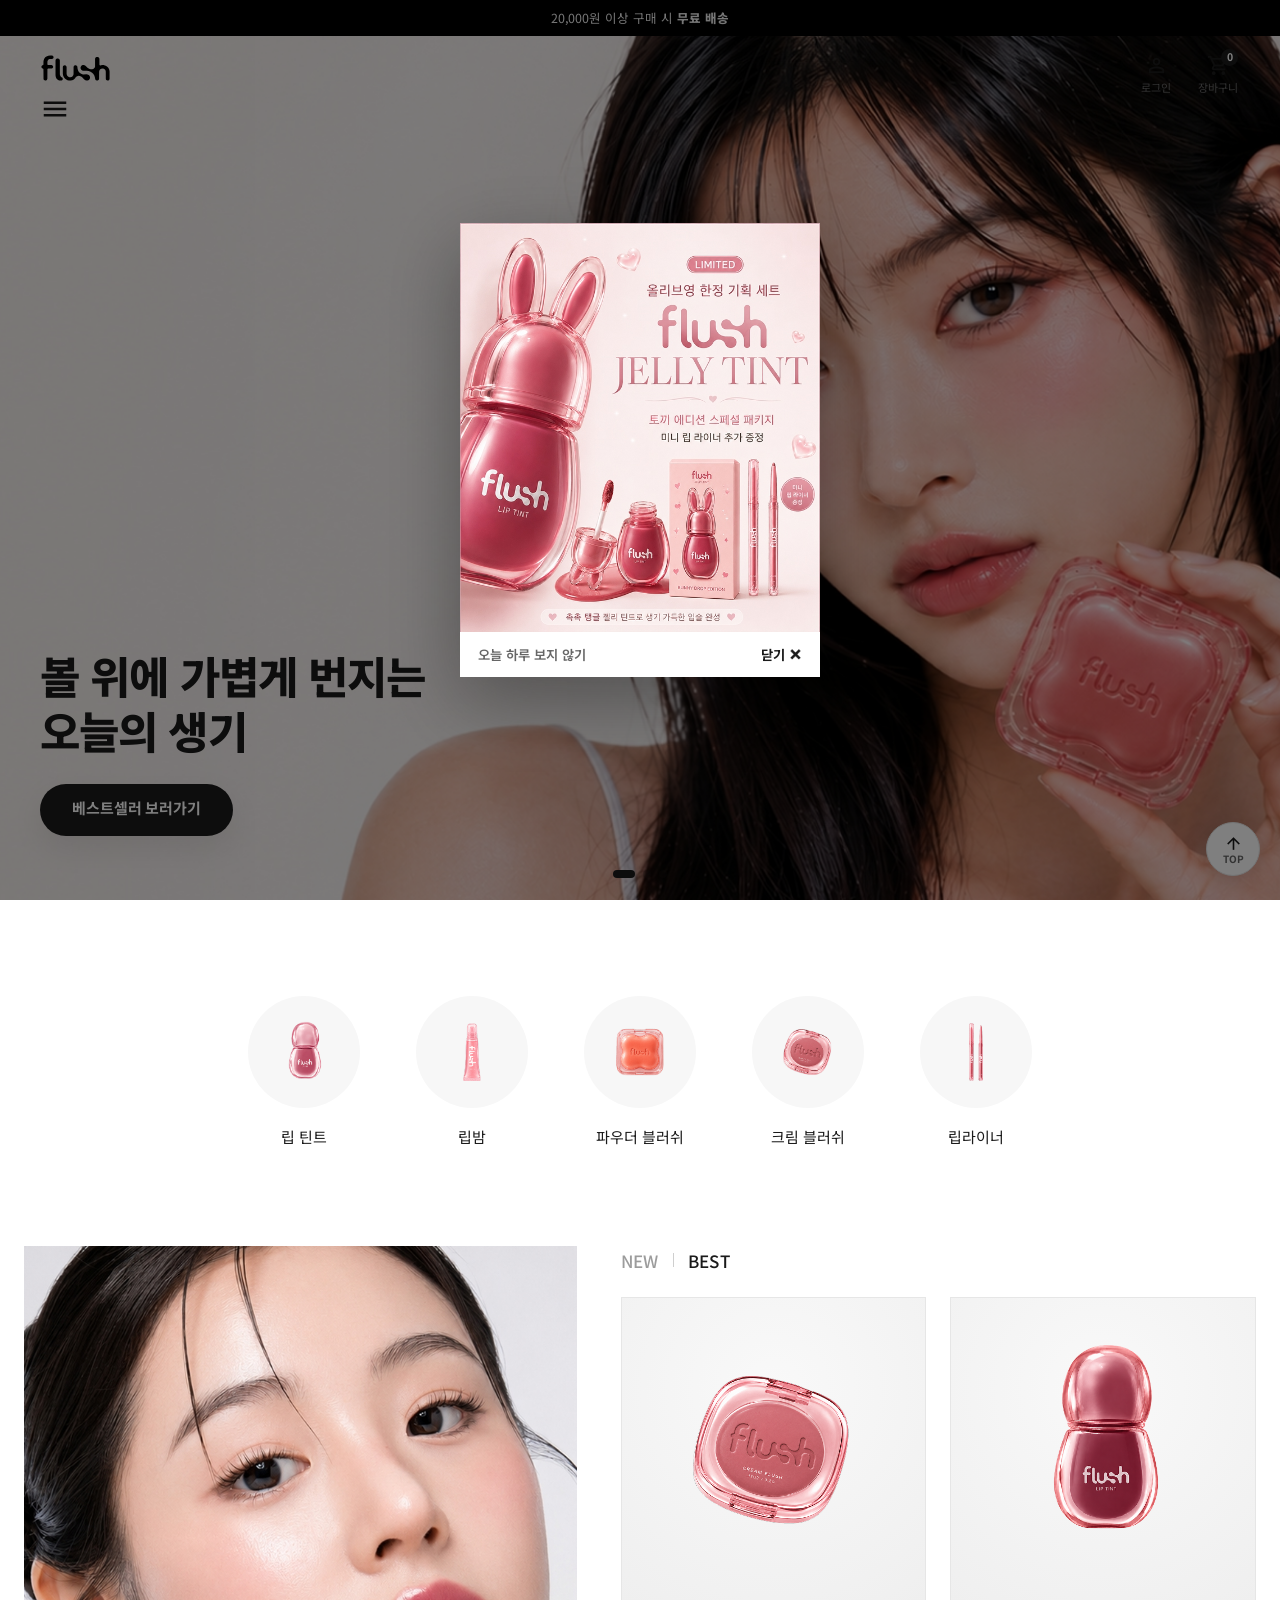
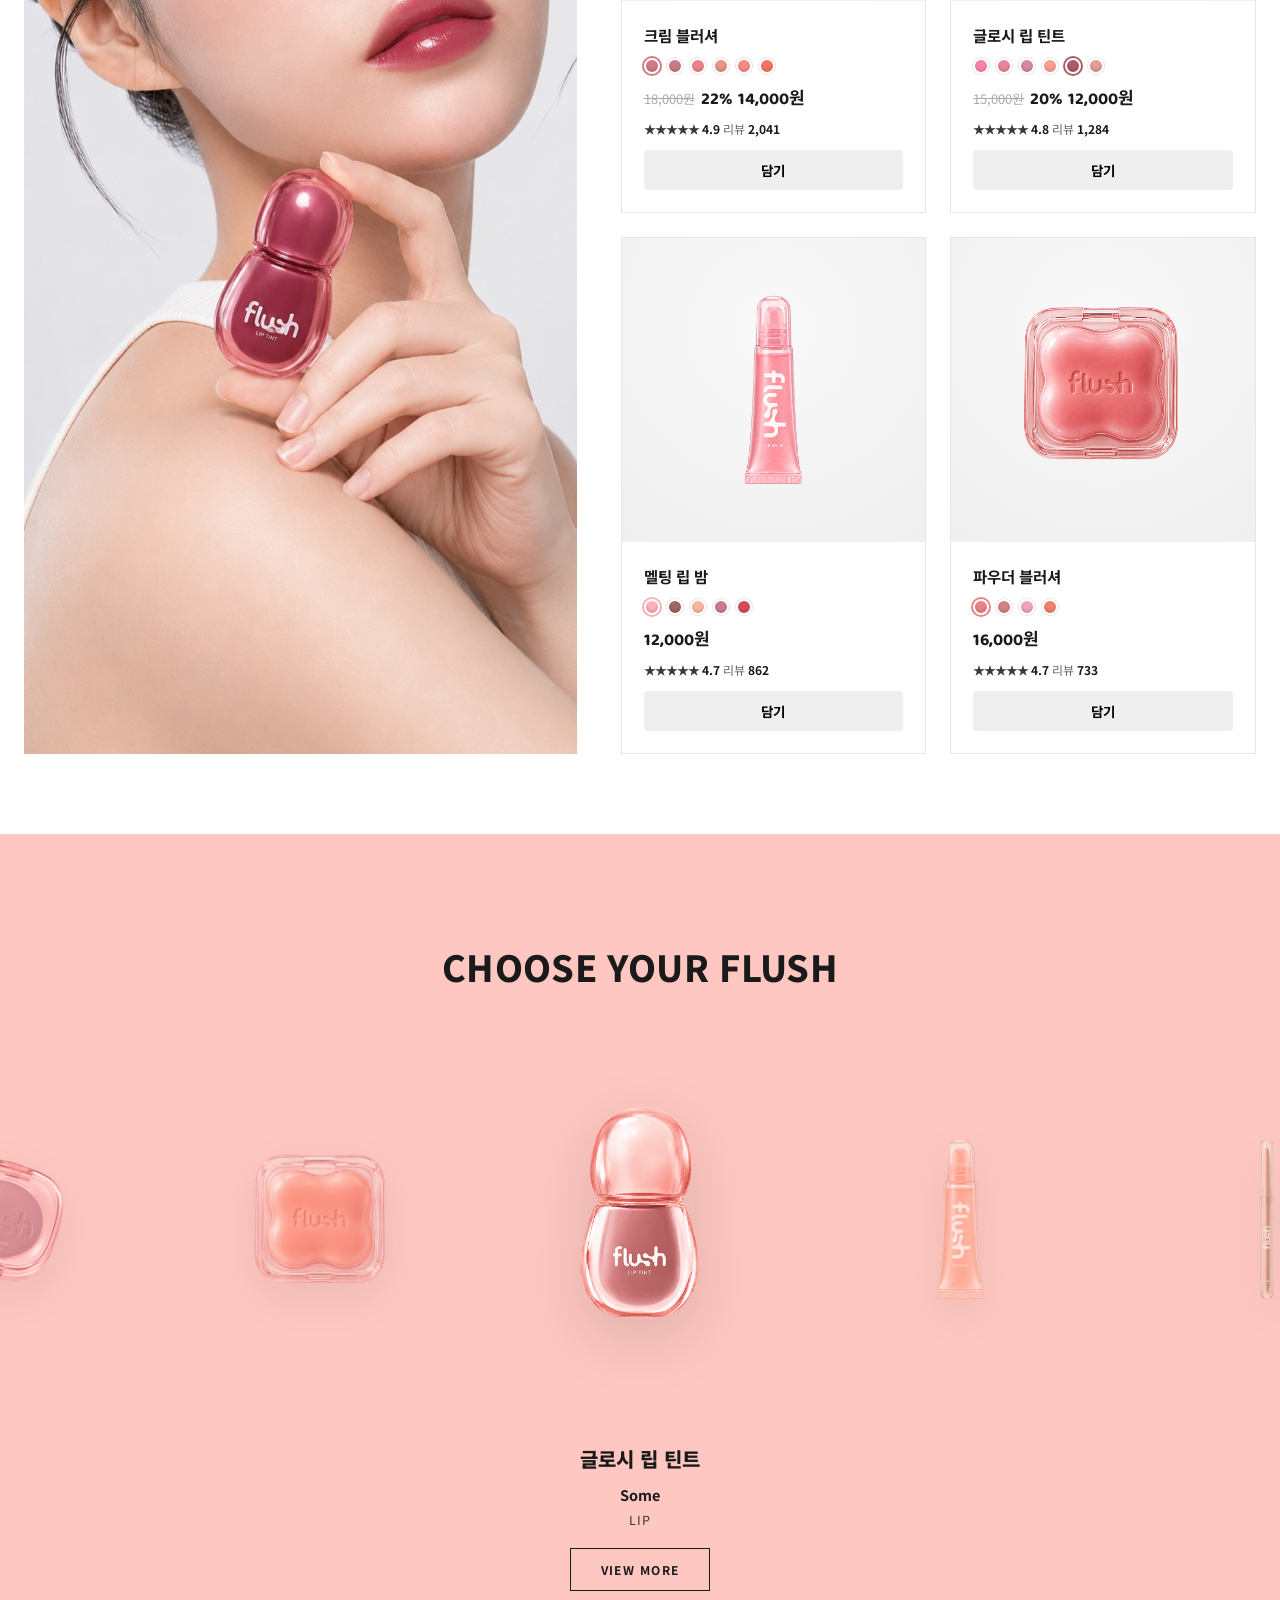
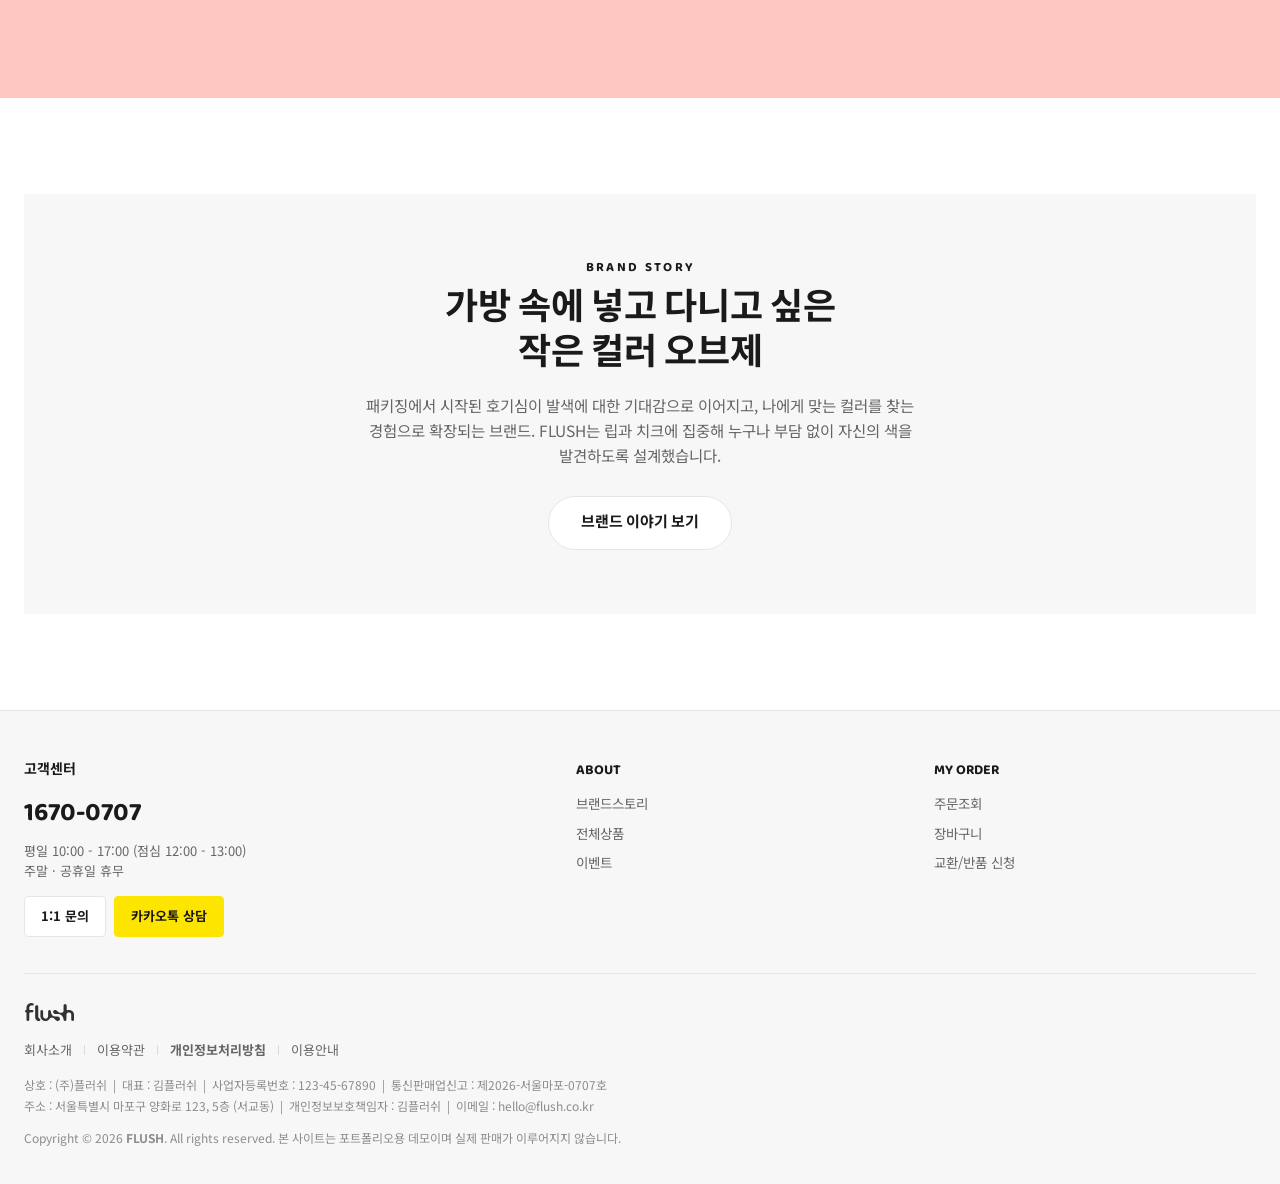
<file: index.html>
<!DOCTYPE html>
<html lang="ko">
<head>
  <meta charset="UTF-8">
  <meta name="viewport" content="width=device-width, initial-scale=1.0">
  <title>플러쉬 FLUSH 공식몰 — 립 &amp; 치크 컬러 브랜드</title>
  <meta name="description" content="입술과 볼에 가볍게 번지는 생기, FLUSH 공식 온라인몰. 신규가입 3,000원 쿠폰 · 3만원 이상 무료배송">
  <link rel="icon" href="assets/flush_icon.svg" type="image/svg+xml">
  <link rel="preconnect" href="https://fonts.googleapis.com">
  <link rel="preconnect" href="https://fonts.gstatic.com" crossorigin>
  <link href="https://fonts.googleapis.com/css2?family=Baloo+2:wght@500;600;700&family=Noto+Sans+KR:wght@400;500;700;800&display=swap" rel="stylesheet">
  <link href="https://fonts.googleapis.com/css2?family=Material+Symbols+Outlined:opsz,wght,FILL,GRAD@20..48,300..500,0..1,0" rel="stylesheet">
  <link rel="stylesheet" href="css/style.css?v=47">
</head>
<body class="home">

  <div id="chrome-header"></div>

  <!-- 프로모션 팝업 (오늘 하루 보지 않기) -->
  <div class="ad-modal" id="ad-modal" hidden>
    <div class="ad-dim" id="ad-dim"></div>
    <div class="ad-box">
      <a href="index.html#event" class="ad-img" id="ad-link">
        <img src="assets/ads.jpg" alt="FLUSH × 올리브영 한정 기획 세트 — Bunny Drop Edition">
      </a>
      <div class="ad-foot">
        <button type="button" id="ad-today">오늘 하루 보지 않기</button>
        <button type="button" class="ad-close" id="ad-close">닫기 ✕</button>
      </div>
    </div>
  </div>

  <main>
    <!-- 히어로 슬라이드 배너 — 이미지 3장 -->
    <section class="main-banner" id="event">
      <div class="banner-track" id="banner-track">
        <div class="banner-slide s1">
          <div class="container">
            <div class="banner-copy">
              <h2 data-i18n="bn1.title"></h2>
              <a href="product.html?id=powder-blush" class="btn btn-primary" data-i18n="bn1.cta"></a>
            </div>
          </div>
        </div>
        <div class="banner-slide s2">
          <div class="container">
            <div class="banner-copy">
              <h2 data-i18n="hero2.title"></h2>
              <a href="product.html?id=lip-liner" class="btn btn-primary" data-i18n="hero2.cta"></a>
            </div>
          </div>
        </div>
        <div class="banner-slide s3">
          <div class="container">
            <div class="banner-copy">
              <h2 data-i18n="hero3.title"></h2>
              <a href="product.html?id=lip-tint" class="btn btn-primary" data-i18n="hero3.cta"></a>
            </div>
          </div>
        </div>
      </div>
      <div class="banner-nav" id="banner-nav"></div>
    </section>

    <!-- 카테고리 퀵메뉴 -->
    <section class="section">
      <div class="container">
        <div class="quick-cats">
          <a class="quick-cat" href="shop.html?category=lip-tint">
            <span class="qc-circle"><img src="assets/products/lip tint 03 pop.png" alt="립 틴트" loading="lazy"></span>
            <span data-i18n="qc.tint"></span>
          </a>
          <a class="quick-cat" href="shop.html?category=lip-balm">
            <span class="qc-circle"><img src="assets/products/lip balm 01 peach dew.png" alt="립밤" loading="lazy"></span>
            <span data-i18n="qc.balm"></span>
          </a>
          <a class="quick-cat" href="shop.html?category=powder-blush">
            <span class="qc-circle"><img src="assets/products/powder blush 04 golden hour.png" alt="파우더 블러쉬" loading="lazy"></span>
            <span data-i18n="qc.powder"></span>
          </a>
          <a class="quick-cat" href="shop.html?category=cream-blush">
            <span class="qc-circle"><img src="assets/products/cream blush 01 vintage rose.png" alt="크림 블러쉬" loading="lazy"></span>
            <span data-i18n="qc.cream"></span>
          </a>
          <a class="quick-cat" href="shop.html?category=lip-liner">
            <span class="qc-circle"><img src="assets/products/lip liner 01 petal pink.png" alt="립라이너" loading="lazy"></span>
            <span data-i18n="qc.liner"></span>
          </a>
        </div>
      </div>
    </section>

    <!-- NEW / BEST 통합 섹션 : 좌측 비주얼 + 우측 2x2 그리드 -->
    <section class="section">
      <div class="container bestnew-layout">
        <div class="bestnew-visual">
          <img id="bestnew-visual-img" src="assets/model best.jpg" alt="FLUSH 모델 컷" loading="lazy">
          <span class="drag-cue" aria-hidden="true">DRAG</span>
        </div>
        <div class="bestnew-right">
          <div class="sec-tabs">
            <button class="sec-tab" data-sec-tab="new">NEW</button>
            <span class="sec-tab-div"></span>
            <button class="sec-tab active" data-sec-tab="best">BEST</button>
          </div>
          <div class="product-grid" id="bestnew-grid"></div>
        </div>
      </div>
    </section>

    <!-- Choose your Flush — 자동 스크롤 쉐이드 마퀴 (호버 시 정지 + 쉐이드 배경색) -->
    <section class="flush-picker" id="flush-picker">
      <h2 class="fp-title">CHOOSE YOUR FLUSH</h2>
      <div class="fp-stage" id="fp-stage">
        <div class="fp-track" id="fp-track"></div>
      </div>
      <div class="fp-info" id="fp-info"></div>
    </section>

    <!-- 브랜드 티저 -->
    <section class="section">
      <div class="container">
        <div class="brand-teaser">
          <span class="eyebrow">Brand Story</span>
          <h2 class="section-title" data-i18n="teaser.title"></h2>
          <p data-i18n="teaser.desc"></p>
          <a href="about.html" class="btn btn-ghost" style="background:#fff" data-i18n="teaser.cta"></a>
        </div>
      </div>
    </section>
  </main>

  <div id="chrome-footer"></div>

  <script src="js/i18n.js?v=47"></script>
  <script src="js/data.js?v=47"></script>
  <script src="js/main.js?v=47"></script>
  <script>
    // NEW / BEST 탭 섹션 : 각 4개씩 (제품 겹침 허용)
    let bestnewTab = "best";
    function renderBestNew(tab) {
      bestnewTab = tab;
      const grid = document.getElementById("bestnew-grid");
      const list =
        tab === "new"
          ? PRODUCTS.filter((p) => p.isNew).slice(0, 4)
          : [...PRODUCTS]
              .filter((p) => !p.comingSoon)
              .sort((a, b) => b.reviewCount - a.reviewCount)
              .slice(0, 4);
      // NEW 탭 카드는 신제품 쉐이드 이미지로 표시, 뱃지는 탭으로 구분되므로 숨김
      const NEW_CARD_IMGS = {
        "lip-balm": "assets/products/lip balm 02 cocoa drip.png",
        "lip-liner": "assets/products/lip liner 02 bare rose.png",
        "cream-blush": "assets/products/cream blush 04 warm nude.png",
        "powder-blush": "assets/products/powder blush 04 golden hour.png",
      };
      grid.innerHTML = list
        .map((p) =>
          productCardHTML(
            p, 0, false,
            tab === "new" ? NEW_CARD_IMGS[p.id] || null : null
          )
        )
        .join("");
      document.querySelectorAll(".sec-tab").forEach((b) =>
        b.classList.toggle("active", b.dataset.secTab === tab)
      );
      // 탭에 맞춰 좌측 비주얼 교체 (부드러운 크로스페이드)
      const visual = document.getElementById("bestnew-visual-img");
      const nextSrc = tab === "new" ? "assets/new product.jpg" : "assets/model best.jpg";
      if (visual.getAttribute("src") !== nextSrc) {
        visual.style.opacity = "0";
        const pre = new Image();
        pre.onload = () => {
          visual.src = nextSrc;
          requestAnimationFrame(() => (visual.style.opacity = ""));
        };
        pre.src = nextSrc;
      }
      visual.alt = tab === "new" ? "FLUSH 신제품 컷" : "FLUSH 모델 컷";
    }
    document.querySelector(".sec-tabs").addEventListener("click", (e) => {
      const btn = e.target.closest("[data-sec-tab]");
      if (btn) renderBestNew(btn.dataset.secTab);
    });
    renderBestNew("best");

    // NEW/BEST 자동 전환 (마우스를 올려두면 정지)
    (() => {
      const box = document.querySelector(".bestnew-layout");
      let hover = false;
      box.addEventListener("mouseenter", () => (hover = true));
      box.addEventListener("mouseleave", () => (hover = false));
      setInterval(() => {
        if (!hover) renderBestNew(bestnewTab === "best" ? "new" : "best");
      }, 5000);
    })();

    // 왼쪽 비주얼: 원형 DRAG 커서가 부드럽게 따라오고, 드래그로 전환(왼→NEW, 오른→BEST)
    (() => {
      const visual = document.querySelector(".bestnew-visual");
      const img = document.getElementById("bestnew-visual-img");
      const cue = visual.querySelector(".drag-cue");
      img.draggable = false;

      // 커서 위치는 viewport 좌표(lx,ly)로 저장하고, 매 프레임 이미지 기준으로 환산 →
      // 스크롤로 이미지가 움직여도 버블이 실제 커서에서 밀리지 않음
      let lx = 0, ly = 0, cx = 0, cy = 0;   // 포인터 viewport / 버블 현재(이미지 기준)
      let tShift = 0, cShift = 0;           // 이미지 이동 목표/현재
      let raf = null, inside = false;
      function placeCue() {
        cue.style.transform = `translate(${cx}px, ${cy}px) translate(-50%, -50%)`;
      }
      function frame() {
        const r = visual.getBoundingClientRect();
        const tx = lx - r.left, ty = ly - r.top; // viewport → 이미지 기준(매 프레임 재계산)
        cx += (tx - cx) * 0.3;
        cy += (ty - cy) * 0.3;
        placeCue();
        cShift += (tShift - cShift) * 0.16;  // 손끝을 부드럽게 따라오는 이미지
        if (Math.abs(cShift) > 0.05 || tShift) img.style.transform = `scale(1.15) translateX(${cShift.toFixed(2)}px)`;
        else img.style.transform = "";
        if (inside || Math.abs(cShift - tShift) > 0.3 || Math.abs(cShift) > 0.3) {
          raf = requestAnimationFrame(frame);
        } else raf = null;
      }
      const kick = () => { if (!raf) raf = requestAnimationFrame(frame); };

      visual.addEventListener("pointerenter", (e) => {
        lx = e.clientX; ly = e.clientY;
        const r = visual.getBoundingClientRect();
        cx = lx - r.left; cy = ly - r.top; // 진입 시 즉시 위치(점프 방지)
        placeCue();
        inside = true;
        kick();
      });
      visual.addEventListener("pointerleave", () => (inside = false));

      // 스크롤 중엔 rAF 보간을 기다리지 않고 즉시 재배치 → 끊김/밀림 방지
      window.addEventListener("scroll", () => {
        if (!inside) return;
        const r = visual.getBoundingClientRect();
        cx = lx - r.left; cy = ly - r.top;
        placeCue();
      }, { passive: true });

      // 드래그 전환 (왼→NEW, 오른→BEST) — tShift 목표만 갱신, 실제 이동은 rAF가 보간
      let startX = null;
      const endDrag = () => {
        startX = null;
        visual.classList.remove("dragging");
        tShift = 0; // 부드럽게 제자리로
        kick();
      };
      visual.addEventListener("pointerdown", (e) => {
        startX = e.clientX;
        visual.setPointerCapture(e.pointerId);
        visual.classList.add("dragging");
      });
      visual.addEventListener("pointermove", (e) => {
        lx = e.clientX; ly = e.clientY;
        kick();
        if (startX === null) return;
        const dx = e.clientX - startX;
        tShift = Math.max(-26, Math.min(26, dx * 0.24));
        if (dx <= -46) { renderBestNew("new"); endDrag(); }
        else if (dx >= 46) { renderBestNew("best"); endDrag(); }
      });
      visual.addEventListener("pointerup", endDrag);
      visual.addEventListener("pointercancel", endDrag);
    })();

    // Choose your Flush — 드래그 캐러셀 : 드래그로 하나씩 이동, 배경=현재 쉐이드, 텍스트 항상 표시
    (() => {
      // 제품이 골고루 섞이도록 라운드로빈으로 뽑기 (쉐이드 순서는 랜덤)
      const pools = PRODUCTS.filter((p) => !p.comingSoon).map((p) => ({
        p,
        shades: p.shades.filter((s) => s.img).sort(() => Math.random() - 0.5),
      }));
      const ITEMS = [];
      while (pools.some((q) => q.shades.length)) {
        pools.forEach((q) => {
          if (q.shades.length) ITEMS.push({ p: q.p, s: q.shades.pop() });
        });
      }
      const BASE = ITEMS;
      const N = BASE.length;
      const section = document.getElementById("flush-picker");
      const stage = document.getElementById("fp-stage");
      const track = document.getElementById("fp-track");
      const info = document.getElementById("fp-info");
      let drag = 0;

      // 무한 순환 : 3벌 렌더 후 가운데 벌에서 시작, 끝에 닿으면 순간 보정
      const ALL = [];
      for (let r = 0; r < 3; r++) BASE.forEach((it) => ALL.push(it));
      track.innerHTML = ALL.map(
        (it, i) => `<div class="fp-item" data-i="${i}"><img src="${it.s.img}" alt="${pName(it.p)} ${it.s.name}" draggable="false" loading="lazy"></div>`
      ).join("");

      let idx = N + Math.floor(N / 2);
      const itemW = () => track.children[0].getBoundingClientRect().width;

      function place(instant) {
        track.style.transition = instant ? "none" : "";
        const x = (stage.getBoundingClientRect().width - itemW()) / 2 - idx * itemW() + drag; // 현재 아이템 정중앙
        track.style.transform = `translateX(${x}px)`;
      }
      function paint() {
        [...track.children].forEach((el, i) => el.classList.toggle("active", i === idx));
        const it = BASE[((idx % N) + N) % N];
        const bg = it.s.bg || it.s.hex; // 쉐이드 이미지에서 추출한 색 우선
        section.classList.add("tinted");
        section.style.background = bg;
        // 밝은 배경(파스텔)에서는 어두운 글자로 전환 — 상대 휘도 기준
        const [r, g, b] = [1, 3, 5].map((o) => parseInt(bg.slice(o, o + 2), 16));
        section.classList.toggle("bright", 0.2126 * r + 0.7152 * g + 0.0722 * b > 165);
        info.innerHTML = `
          <p class="fp-product">${pName(it.p)}</p>
          <p class="fp-shade">${it.s.name}</p>
          <p class="fp-cat">${it.p.catLabel}</p>
          <a class="fp-more" href="product.html?id=${it.p.id}&shade=${encodeURIComponent(it.s.name)}">VIEW MORE</a>`;
      }
      function go(instant) { place(instant); paint(); }

      // 스냅 애니메이션이 끝나면 가운데 벌로 순간 이동 → 무한 순환
      track.addEventListener("transitionend", () => {
        if (idx < N) { idx += N; place(true); }
        else if (idx >= 2 * N) { idx -= N; place(true); }
      });

      // 드래그로 한 번에 하나씩 이동 (아이템 탭 시 해당 항목으로)
      let startX = null;
      stage.addEventListener("pointerdown", (e) => {
        startX = e.clientX;
        stage.setPointerCapture(e.pointerId);
        stage.classList.add("dragging");
      });
      stage.addEventListener("pointermove", (e) => {
        if (startX === null) return;
        drag = e.clientX - startX;
        place(true);
      });
      const end = (e) => {
        if (startX === null) return;
        const tapped = Math.abs(drag) < 6 && e.target.closest(".fp-item");
        const dir = drag <= -40 ? 1 : drag >= 40 ? -1 : 0;
        idx = tapped ? +tapped.dataset.i : idx + dir;
        drag = 0;
        startX = null;
        stage.classList.remove("dragging");
        go(false);
      };
      stage.addEventListener("pointerup", end);
      stage.addEventListener("pointercancel", end);
      window.addEventListener("resize", () => place(true));

      // 자동 전환 : 2초마다 다음 아이템 (드래그 중이거나 마우스 올리면 정지)
      let hover = false;
      stage.addEventListener("mouseenter", () => (hover = true));
      stage.addEventListener("mouseleave", () => (hover = false));
      setInterval(() => {
        if (startX !== null || hover) return;
        idx += 1;
        go(false);
      }, 2000);

      go(true);
    })();

    // 프로모션 팝업 — 오늘 하루 보지 않기(로컬 저장)
    (() => {
      const modal = document.getElementById("ad-modal");
      if (!modal) return;
      const KEY = "flush-ad-hide";
      const today = new Date().toISOString().slice(0, 10);
      try { if (localStorage.getItem(KEY) === today) return; } catch (e) {}
      modal.hidden = false;
      const close = () => (modal.hidden = true);
      document.getElementById("ad-close").addEventListener("click", close);
      document.getElementById("ad-dim").addEventListener("click", close);
      document.getElementById("ad-link").addEventListener("click", close);
      document.getElementById("ad-today").addEventListener("click", () => {
        try { localStorage.setItem(KEY, today); } catch (e) {}
        close();
      });
    })();

    // 히어로 슬라이더 — 항상 오른쪽으로 무한 순환(마지막 → 첫 이미지를 이어서, 되감기 없음)
    (() => {
      const banner = document.querySelector(".main-banner");
      const track = document.getElementById("banner-track");
      const nav = document.getElementById("banner-nav");
      const slides = [...track.children].filter((el) => !el.classList.contains("s-ph"));
      const N = slides.length;

      nav.innerHTML = slides
        .map((_, i) => `<button class="banner-dot ${i === 0 ? "active" : ""}" data-slot="${i}" aria-label="banner ${i + 1}"></button>`)
        .join("");

      if (N <= 1) {
        banner.style.height = (track.children[0] ? track.children[0].offsetHeight : 0) + "px";
        return;
      }

      // 첫 슬라이드 복제본을 끝에 붙여, 마지막에서 첫 이미지로 '오른쪽으로' 이어지게
      const clone = slides[0].cloneNode(true);
      clone.setAttribute("aria-hidden", "true");
      track.appendChild(clone);

      let idx = 0;
      function fitBanner() { banner.style.height = track.children[idx].offsetHeight + "px"; }
      function setDots() {
        nav.querySelectorAll(".banner-dot").forEach((d, i) => d.classList.toggle("active", i === idx % N));
      }
      function go(n, animate = true) {
        idx = n;
        track.style.transition = animate ? "" : "none";
        track.style.transform = `translateX(-${idx * 100}%)`;
        setDots();
        fitBanner();
      }
      // 복제본(마지막)에 도달하면 애니메이션 없이 실제 첫 슬라이드로 순간 이동 → 끊김 없는 정방향 루프
      track.addEventListener("transitionend", () => { if (idx === N) go(0, false); });

      nav.addEventListener("click", (e) => {
        const dot = e.target.closest("[data-slot]");
        if (dot) go(+dot.dataset.slot);
      });
      window.addEventListener("resize", fitBanner);
      fitBanner();

      let hover = false;
      banner.addEventListener("mouseenter", () => (hover = true));
      banner.addEventListener("mouseleave", () => (hover = false));
      setInterval(() => { if (!hover && idx < N) go(idx + 1); }, 10000);
    })();
  </script>
</body>
</html>
</file>
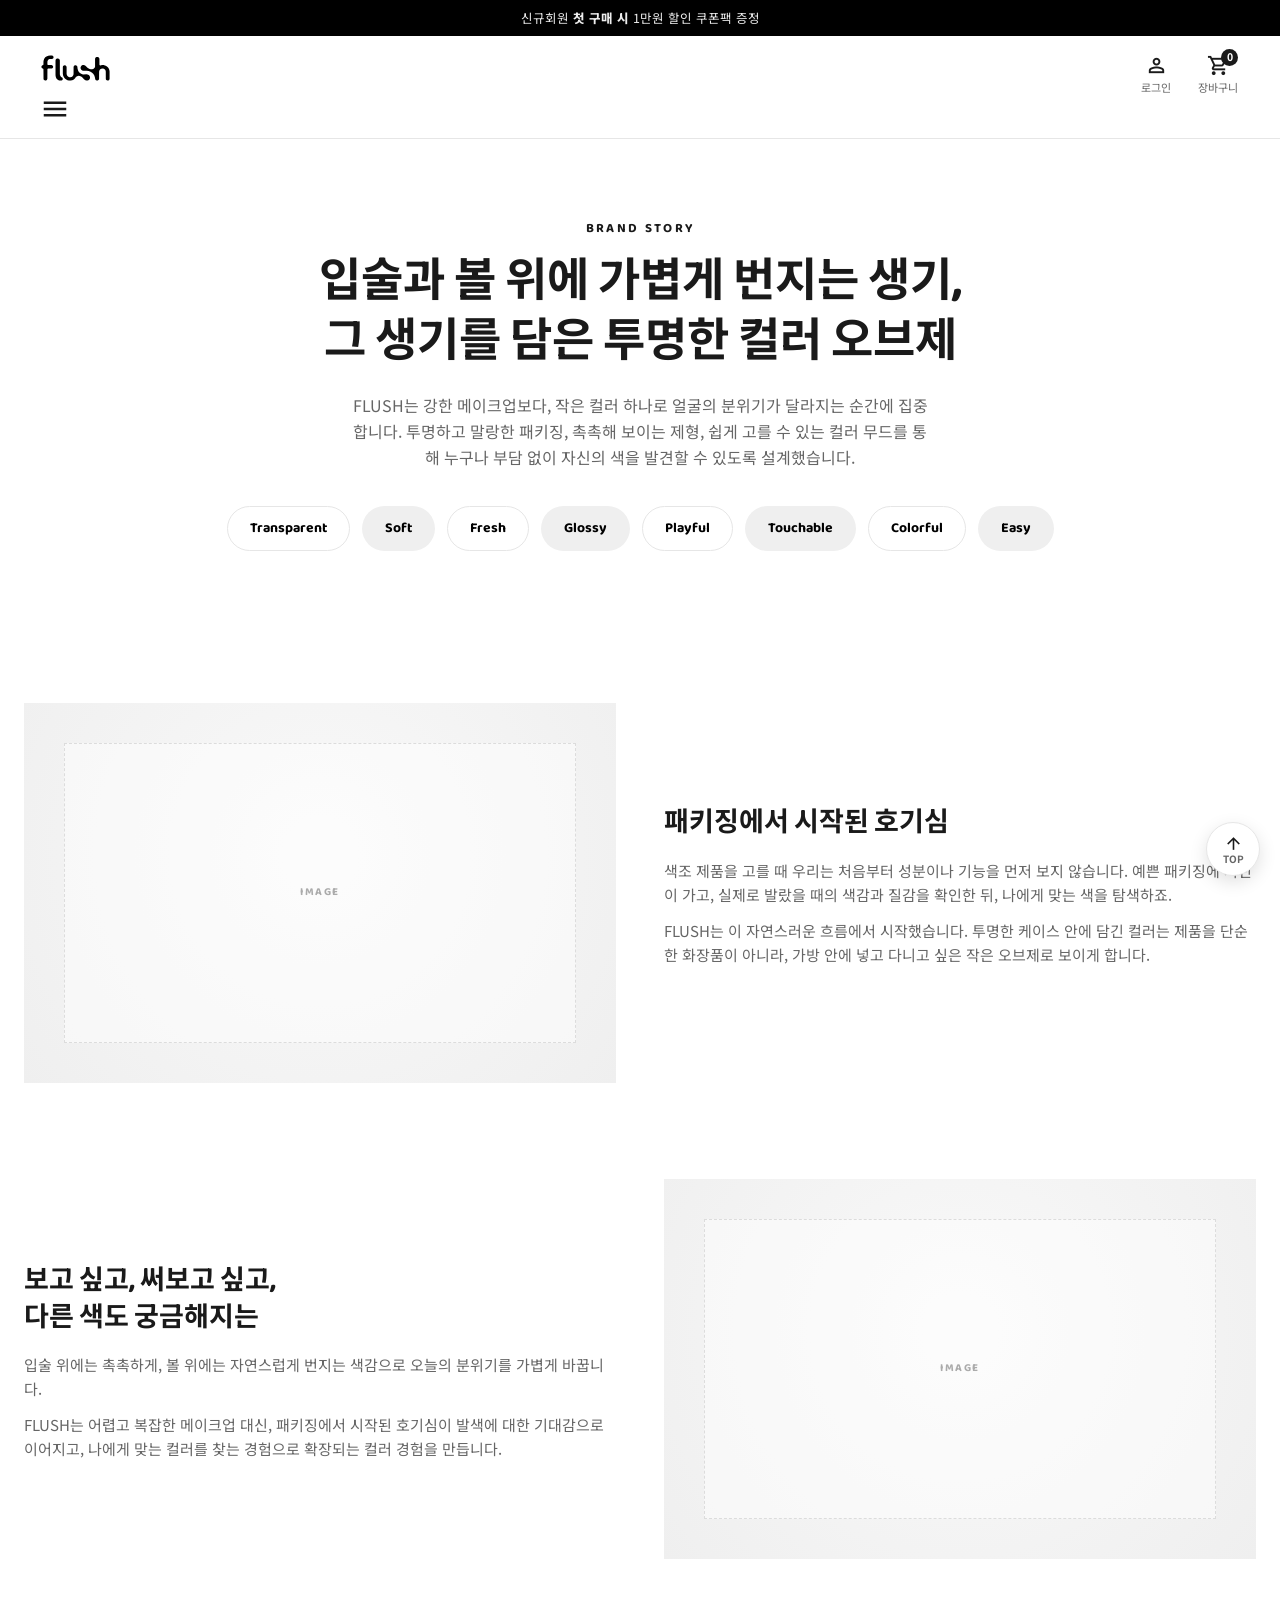
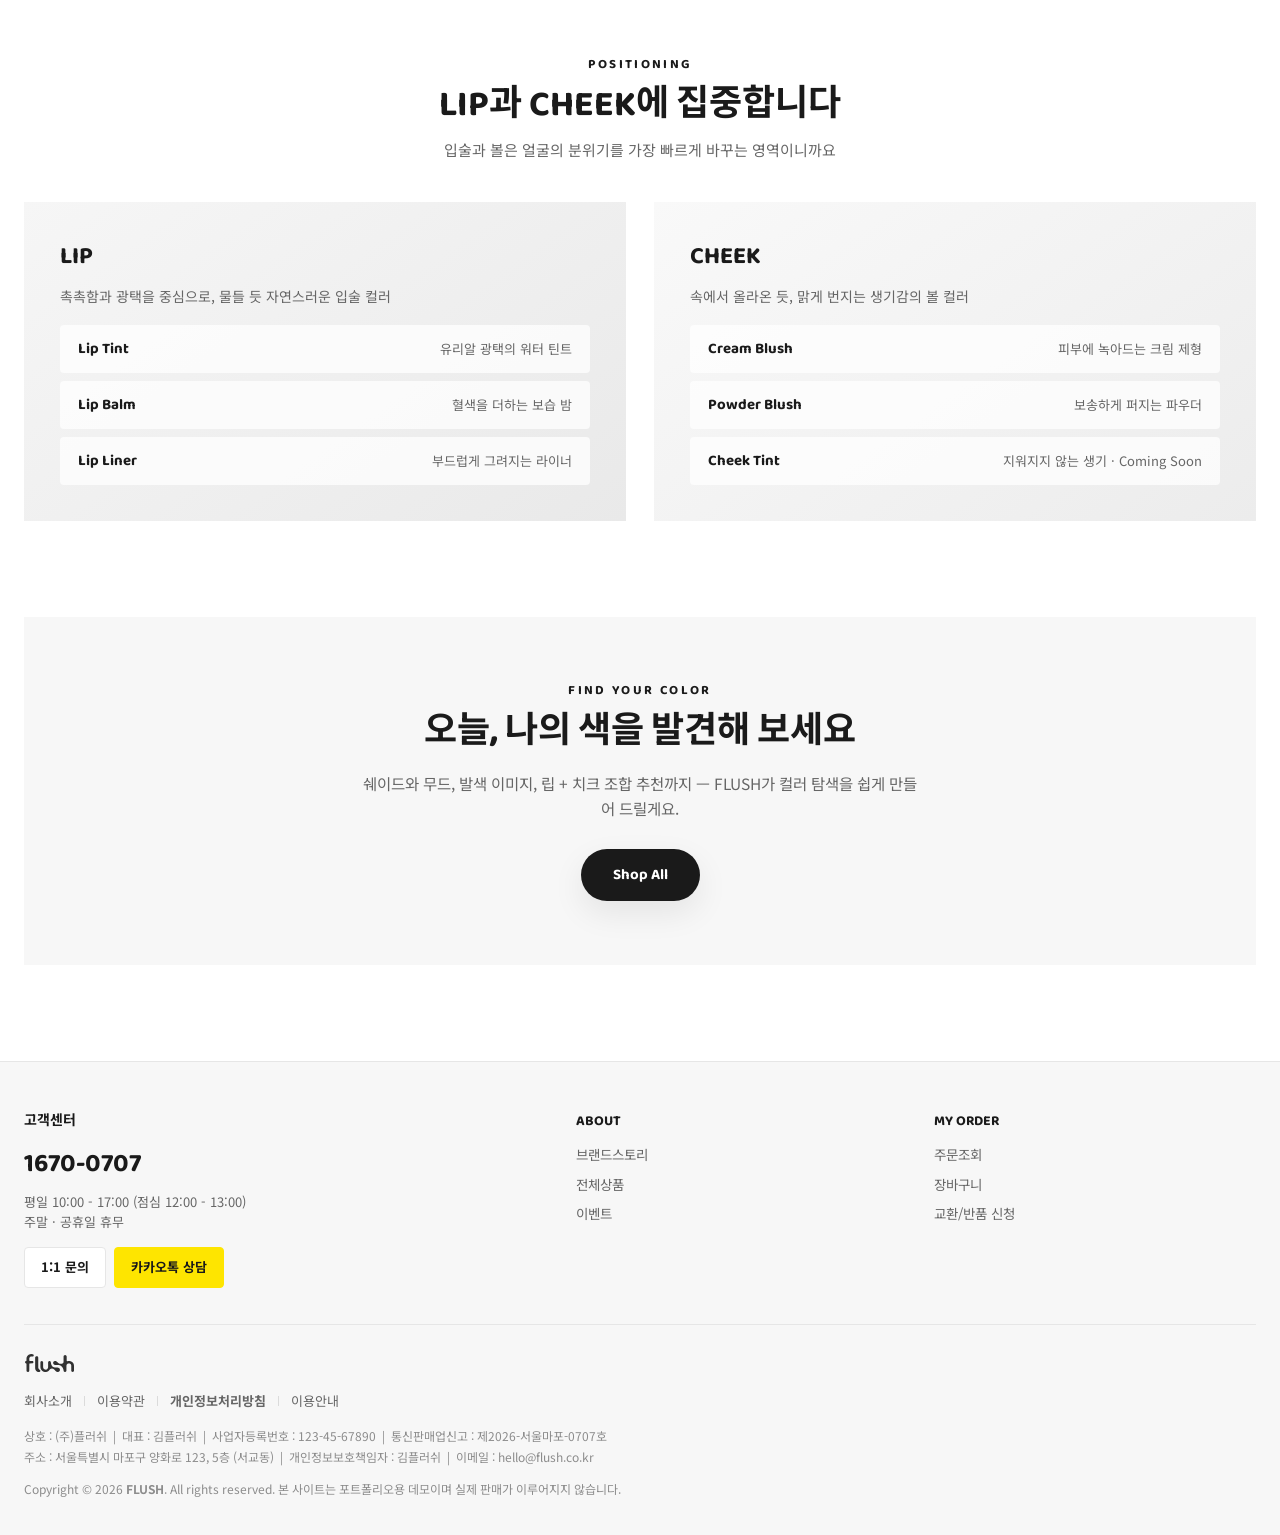
<file: about.html>
<!DOCTYPE html>
<html lang="ko">
<head>
  <meta charset="UTF-8">
  <meta name="viewport" content="width=device-width, initial-scale=1.0">
  <title>Brand Story — FLUSH</title>
  <meta name="description" content="입술과 볼에 자연스럽게 올라오는 생기를 제안하는 LIP &amp; CHEEK 컬러 브랜드, FLUSH의 이야기.">
  <link rel="icon" href="assets/flush_icon.svg" type="image/svg+xml">
  <link rel="preconnect" href="https://fonts.googleapis.com">
  <link rel="preconnect" href="https://fonts.gstatic.com" crossorigin>
  <link href="https://fonts.googleapis.com/css2?family=Baloo+2:wght@500;600;700&family=Noto+Sans+KR:wght@400;500;700;800&display=swap" rel="stylesheet">
  <link href="https://fonts.googleapis.com/css2?family=Material+Symbols+Outlined:opsz,wght,FILL,GRAD@20..48,300..500,0..1,0" rel="stylesheet">
  <link rel="stylesheet" href="css/style.css?v=47">
</head>
<body>

  <div id="chrome-header"></div>

  <main>
    <div class="container">
      <!-- Brand Concept -->
      <section class="about-hero">
        <span class="eyebrow">Brand Story</span>
        <h1 data-i18n="ab.hero.title"></h1>
        <p data-i18n="ab.hero.desc"></p>

        <div class="keyword-cloud" id="keywords">
          <span class="keyword-chip">Transparent</span>
          <span class="keyword-chip">Soft</span>
          <span class="keyword-chip">Fresh</span>
          <span class="keyword-chip">Glossy</span>
          <span class="keyword-chip">Playful</span>
          <span class="keyword-chip">Touchable</span>
          <span class="keyword-chip">Colorful</span>
          <span class="keyword-chip">Easy</span>
        </div>
      </section>

      <!-- Story 1 : 패키징에서 시작된 호기심 -->
      <section class="section">
        <div class="story-grid">
          <div class="story-img">
            <span class="img-ph" role="img" aria-label="brand story visual 1"></span>
          </div>
          <div class="story-text">
            <h2 data-i18n="ab.s1.title"></h2>
            <p data-i18n="ab.s1.p1"></p>
            <p data-i18n="ab.s1.p2"></p>
          </div>
        </div>
      </section>

      <!-- Story 2 : 발색에 대한 기대감 -->
      <section class="section">
        <div class="story-grid reverse">
          <div class="story-img">
            <span class="img-ph" role="img" aria-label="brand story visual 2"></span>
          </div>
          <div class="story-text">
            <h2 data-i18n="ab.s2.title"></h2>
            <p data-i18n="ab.s2.p1"></p>
            <p data-i18n="ab.s2.p2"></p>
          </div>
        </div>
      </section>

      <!-- Positioning : LIP & CHEEK -->
      <section class="section">
        <div class="section-head">
          <span class="eyebrow">Positioning</span>
          <h2 class="section-title" data-i18n="ab.pos.title"></h2>
          <p class="section-sub" data-i18n="ab.pos.sub"></p>
        </div>
        <div class="positioning-cards">
          <div class="pos-card lip">
            <h3>LIP</h3>
            <p data-i18n="ab.pos.lip.desc"></p>
            <ul>
              <li>Lip Tint <span data-i18n="ab.pos.lip.tint"></span></li>
              <li>Lip Balm <span data-i18n="ab.pos.lip.balm"></span></li>
              <li>Lip Liner <span data-i18n="ab.pos.lip.liner"></span></li>
            </ul>
          </div>
          <div class="pos-card cheek">
            <h3>CHEEK</h3>
            <p data-i18n="ab.pos.cheek.desc"></p>
            <ul>
              <li>Cream Blush <span data-i18n="ab.pos.cheek.cream"></span></li>
              <li>Powder Blush <span data-i18n="ab.pos.cheek.powder"></span></li>
              <li>Cheek Tint <span data-i18n="ab.pos.cheek.tint"></span></li>
            </ul>
          </div>
        </div>
      </section>

      <!-- CTA -->
      <section class="section about-cta">
        <div class="brand-teaser">
          <span class="eyebrow">Find Your Color</span>
          <h2 class="section-title" data-i18n="ab.cta.title"></h2>
          <p data-i18n="ab.cta.desc"></p>
          <a href="shop.html" class="btn btn-primary" data-i18n="ab.cta.btn"></a>
        </div>
      </section>
    </div>
  </main>

  <div id="chrome-footer"></div>

  <script src="js/i18n.js?v=47"></script>
  <script src="js/data.js?v=47"></script>
  <script src="js/main.js?v=47"></script>
</body>
</html>
</file>
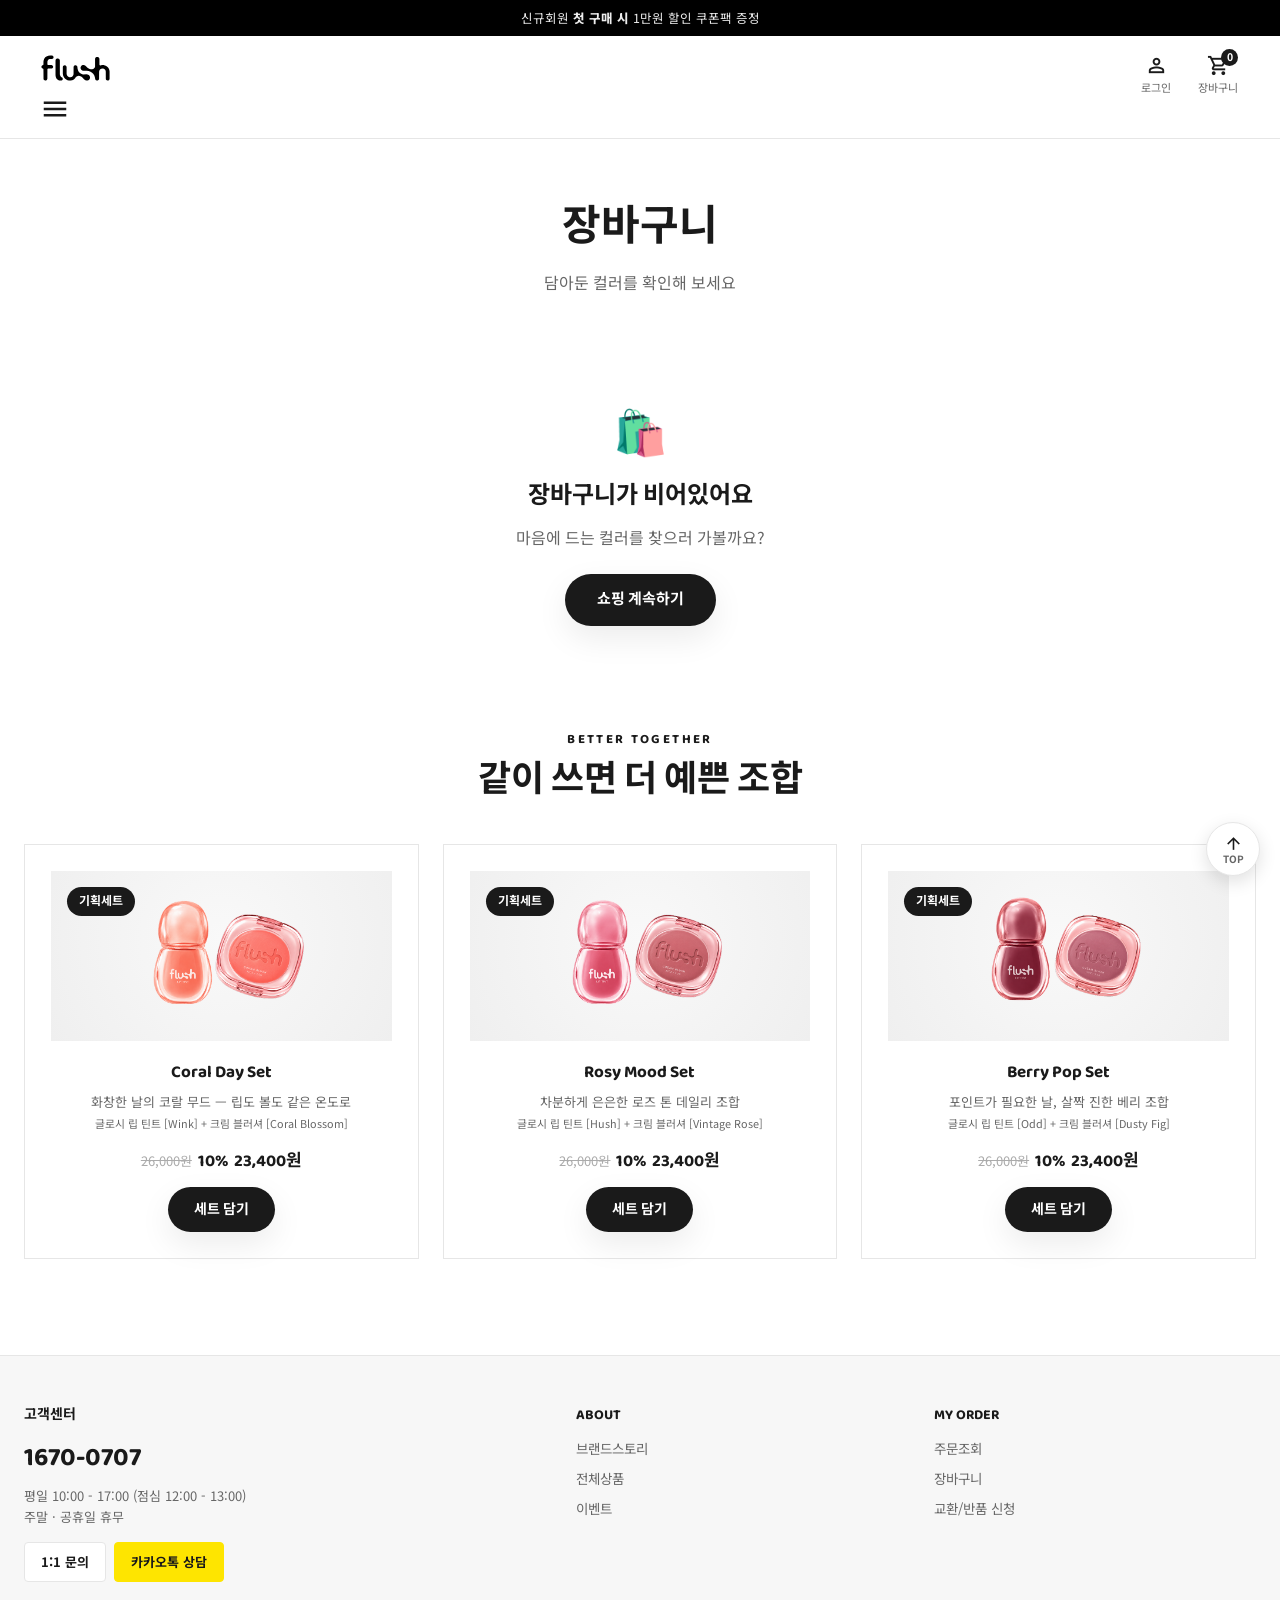
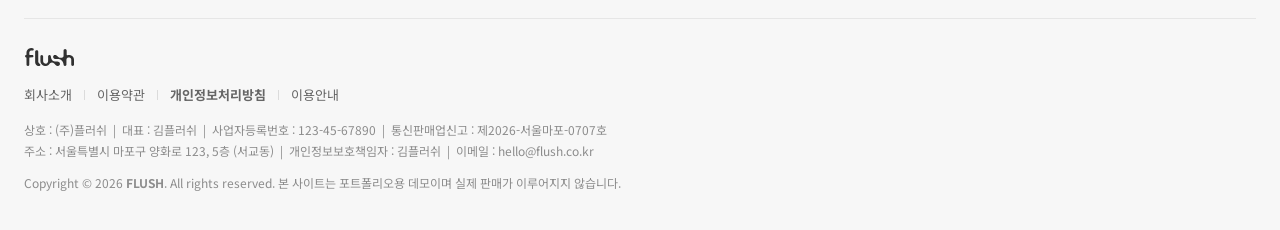
<file: cart.html>
<!DOCTYPE html>
<html lang="ko">
<head>
  <meta charset="UTF-8">
  <meta name="viewport" content="width=device-width, initial-scale=1.0">
  <title>Cart — FLUSH</title>
  <meta name="description" content="FLUSH 장바구니">
  <link rel="icon" href="assets/flush_icon.svg" type="image/svg+xml">
  <link rel="preconnect" href="https://fonts.googleapis.com">
  <link rel="preconnect" href="https://fonts.gstatic.com" crossorigin>
  <link href="https://fonts.googleapis.com/css2?family=Baloo+2:wght@500;600;700&family=Noto+Sans+KR:wght@400;500;700&display=swap" rel="stylesheet">
  <link href="https://fonts.googleapis.com/css2?family=Material+Symbols+Outlined:opsz,wght,FILL,GRAD@20..48,300..500,0..1,0" rel="stylesheet">
  <link rel="stylesheet" href="css/style.css?v=47">
</head>
<body>

  <div id="chrome-header"></div>

  <main>
    <div class="container">
      <div class="page-head">
        <h1 data-i18n="cart.title"></h1>
        <p data-i18n="cart.sub"></p>
      </div>

      <!-- 비어있을 때 -->
      <div class="cart-empty" id="cart-empty" hidden>
        <span class="ce-emoji">🛍️</span>
        <h2 data-i18n="cart.empty.title"></h2>
        <p data-i18n="cart.empty.desc"></p>
        <a href="shop.html" class="btn btn-primary" data-i18n="cart.empty.cta"></a>
      </div>

      <!-- 담긴 상품이 있을 때 -->
      <div class="cart-layout" id="cart-layout">
        <section>
          <div class="ship-progress" id="ship-progress">
            <p id="ship-progress-text"></p>
            <div class="ship-bar"><i id="ship-bar-fill" style="width:0%"></i></div>
          </div>
          <div class="cart-tools" id="cart-tools">
            <label class="cart-selall"><input type="checkbox" id="cart-page-selall"><span id="cart-page-selall-label" data-i18n="cart.selectAll"></span></label>
            <div class="cart-tool-btns">
              <button type="button" id="cart-page-del-selected" data-i18n="cart.delSelected"></button>
              <span class="tool-div">|</span>
              <button type="button" id="cart-page-del-all" data-i18n="cart.delAll"></button>
            </div>
          </div>
          <div class="cart-items" id="cart-items"></div>
        </section>

        <aside class="cart-summary">
          <h3 data-i18n="cart.summary"></h3>
          <div class="summary-row"><span data-i18n="cart.subtotal"></span><span id="sum-subtotal"></span></div>
          <div class="summary-row"><span data-i18n="cart.shippingFee"></span><span id="sum-shipping"></span></div>
          <div class="summary-row"><span data-i18n="cart.point"></span><span id="sum-point" class="free"></span></div>
          <div class="summary-row total"><span data-i18n="cart.total"></span><span id="sum-total"></span></div>
          <button class="btn btn-primary" id="checkout-btn" data-i18n="cart.checkout"></button>
        </aside>
      </div>

      <!-- 같이 쓰면 좋은 조합 -->
      <section class="cart-pairing" id="cart-pairing">
        <div class="section-head">
          <span class="eyebrow">Better Together</span>
          <h2 class="section-title" data-i18n="cart.together.title"></h2>
        </div>
        <div class="pair-grid" id="cart-set-grid"></div>
      </section>
    </div>
  </main>

  <div id="chrome-footer"></div>

  <script src="js/i18n.js?v=47"></script>
  <script src="js/data.js?v=47"></script>
  <script src="js/main.js?v=47"></script>
  <script src="js/cart.js?v=47"></script>
</body>
</html>
</file>
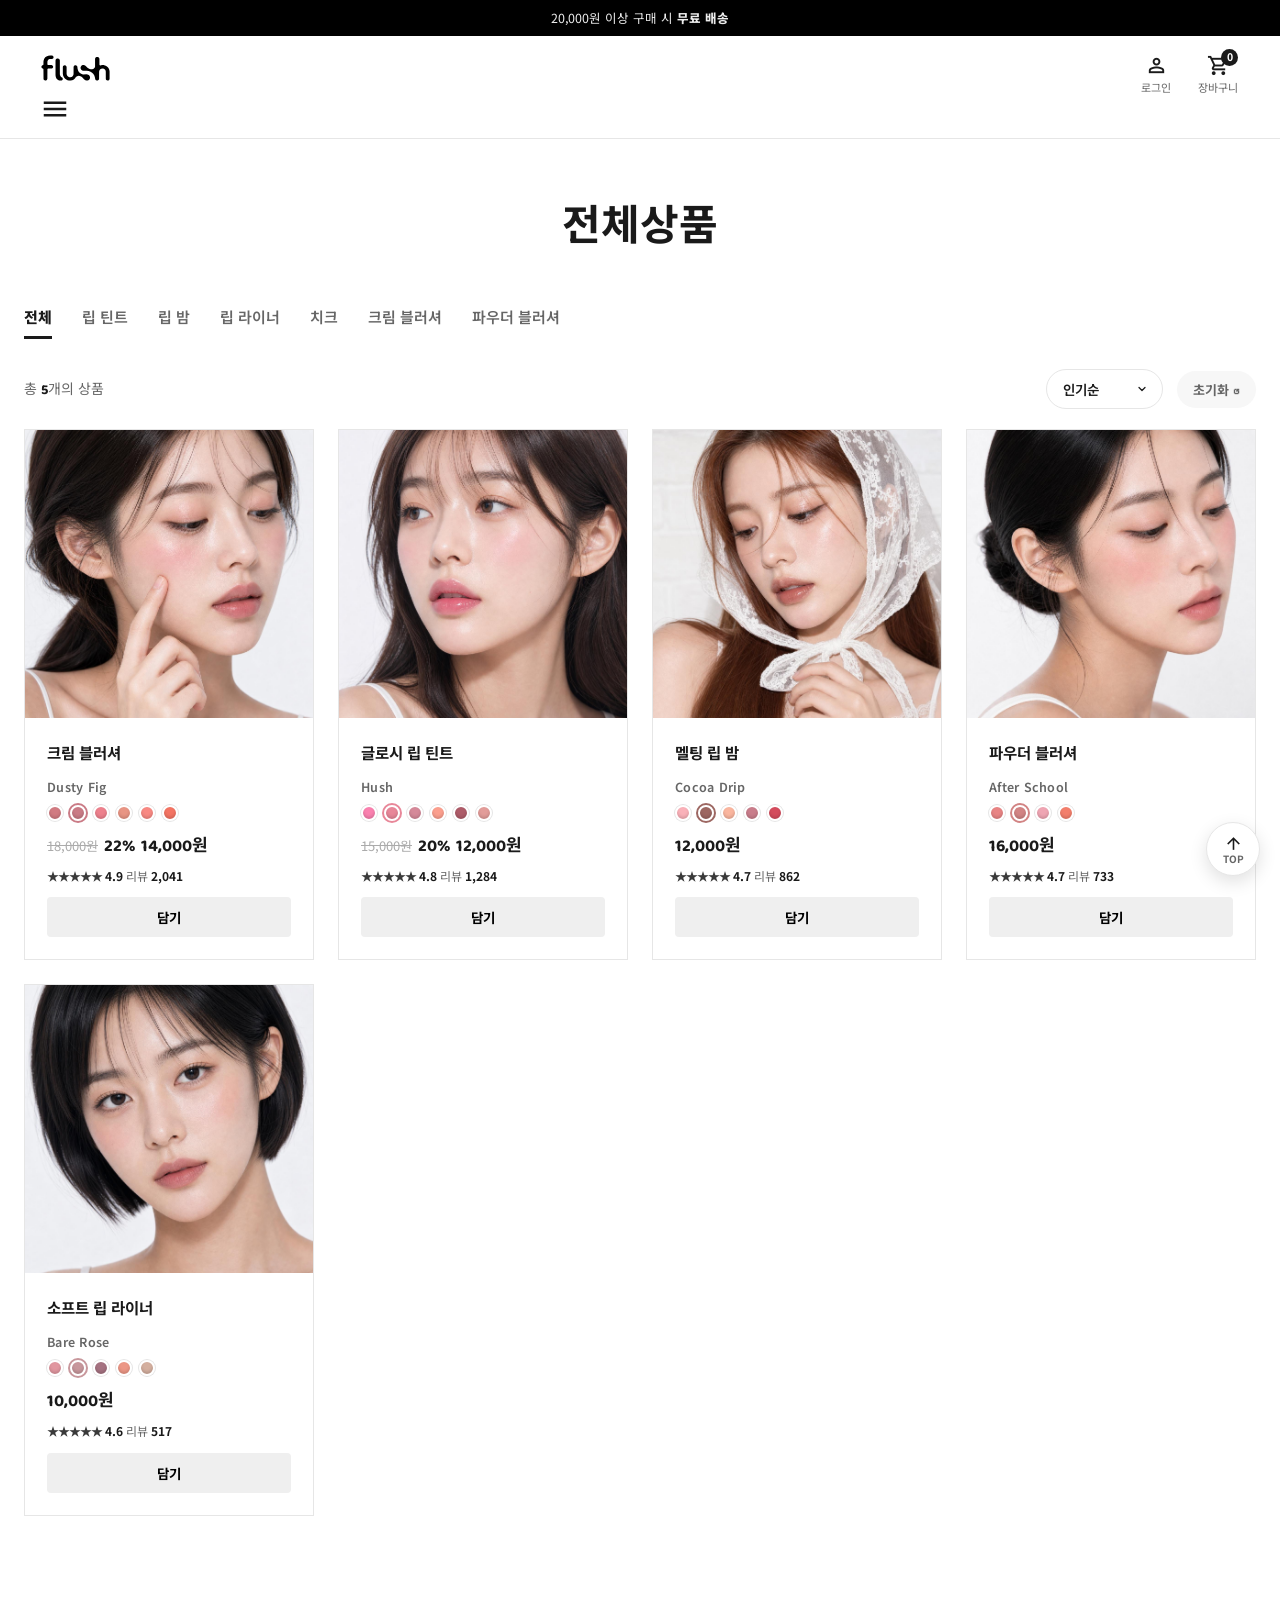
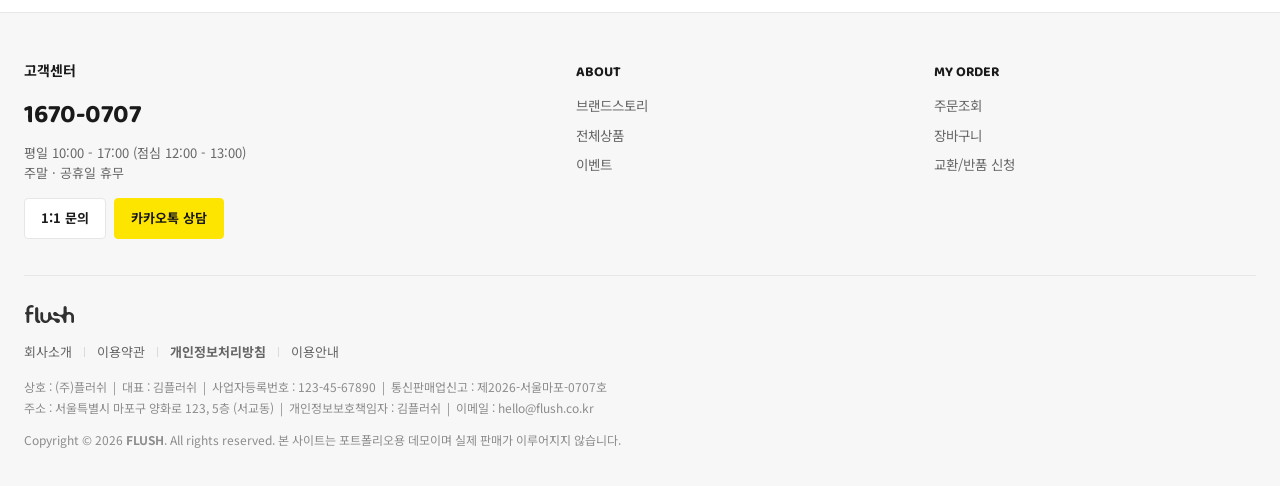
<file: checkout.html>
<!DOCTYPE html>
<html lang="ko">
<head>
  <meta charset="UTF-8">
  <meta name="viewport" content="width=device-width, initial-scale=1.0">
  <title>주문/결제 — FLUSH</title>
  <meta name="description" content="FLUSH 주문/결제">
  <link rel="icon" href="assets/flush_icon.svg" type="image/svg+xml">
  <link rel="preconnect" href="https://fonts.googleapis.com">
  <link rel="preconnect" href="https://fonts.gstatic.com" crossorigin>
  <link href="https://fonts.googleapis.com/css2?family=Baloo+2:wght@500;600;700&family=Noto+Sans+KR:wght@400;500;700;800&display=swap" rel="stylesheet">
  <link href="https://fonts.googleapis.com/css2?family=Material+Symbols+Outlined:opsz,wght,FILL,GRAD@20..48,300..500,0..1,0" rel="stylesheet">
  <link rel="stylesheet" href="css/style.css?v=47">
</head>
<body>

  <div id="chrome-header"></div>

  <main>
    <div class="container">
      <div class="page-head">
        <h1 data-i18n="co.title"></h1>
      </div>

      <div class="cart-layout" id="checkout-layout">
        <section>
          <div class="checkout-block">
            <h3><span data-i18n="co.items"></span> <span id="checkout-item-count"></span></h3>
            <div class="checkout-items" id="checkout-items"></div>
          </div>

          <div class="checkout-block">
            <h3 data-i18n="co.shipTitle"></h3>
            <form class="checkout-form" id="ship-form">
              <label class="auth-field">
                <span data-i18n="co.recipient"></span>
                <input type="text" id="ship-name" data-i18n-ph="co.recipientPh" required>
              </label>
              <label class="auth-field">
                <span data-i18n="co.phone"></span>
                <input type="tel" id="ship-phone" data-i18n-ph="co.phonePh" required>
              </label>
              <label class="auth-field">
                <span data-i18n="co.address"></span>
                <input type="text" id="ship-address" data-i18n-ph="co.addressPh" required>
              </label>
              <label class="auth-field">
                <span data-i18n="co.request"></span>
                <input type="text" id="ship-request" data-i18n-ph="co.requestPh">
              </label>
            </form>
          </div>

          <div class="checkout-block">
            <h3 data-i18n="co.payTitle"></h3>
            <div class="pay-methods" id="pay-methods">
              <label class="pay-method">
                <input type="radio" name="pay" value="card" checked>
                <span data-i18n="co.payCard"></span>
              </label>
              <label class="pay-method">
                <input type="radio" name="pay" value="kakao">
                <span data-i18n="co.payKakao"></span>
              </label>
              <label class="pay-method">
                <input type="radio" name="pay" value="bank">
                <span data-i18n="co.payBank"></span>
              </label>
            </div>
          </div>
        </section>

        <aside class="cart-summary">
          <h3 data-i18n="co.summary"></h3>
          <div class="summary-row"><span data-i18n="cart.subtotal"></span><span id="co-subtotal"></span></div>
          <div class="summary-row"><span data-i18n="cart.shippingFee"></span><span id="co-shipping"></span></div>
          <div class="summary-row"><span data-i18n="cart.point"></span><span id="co-point" class="free"></span></div>
          <div class="summary-row total"><span data-i18n="cart.total"></span><span id="co-total"></span></div>
          <button class="btn btn-primary" id="checkout-submit" data-i18n="co.submit"></button>
        </aside>
      </div>

      <div class="cart-empty" id="checkout-done" hidden>
        <span class="ce-emoji">🎉</span>
        <h2 data-i18n="co.done.title"></h2>
        <p data-i18n="co.done.desc"></p>
        <p><span data-i18n="co.done.orderNo"></span> <b id="order-no"></b></p>
        <a href="shop.html" class="btn btn-primary" data-i18n="co.done.cta"></a>
      </div>
    </div>
  </main>

  <div id="chrome-footer"></div>

  <script src="js/i18n.js?v=47"></script>
  <script src="js/data.js?v=47"></script>
  <script src="js/main.js?v=47"></script>
  <script src="js/checkout.js?v=47"></script>
</body>
</html>
</file>
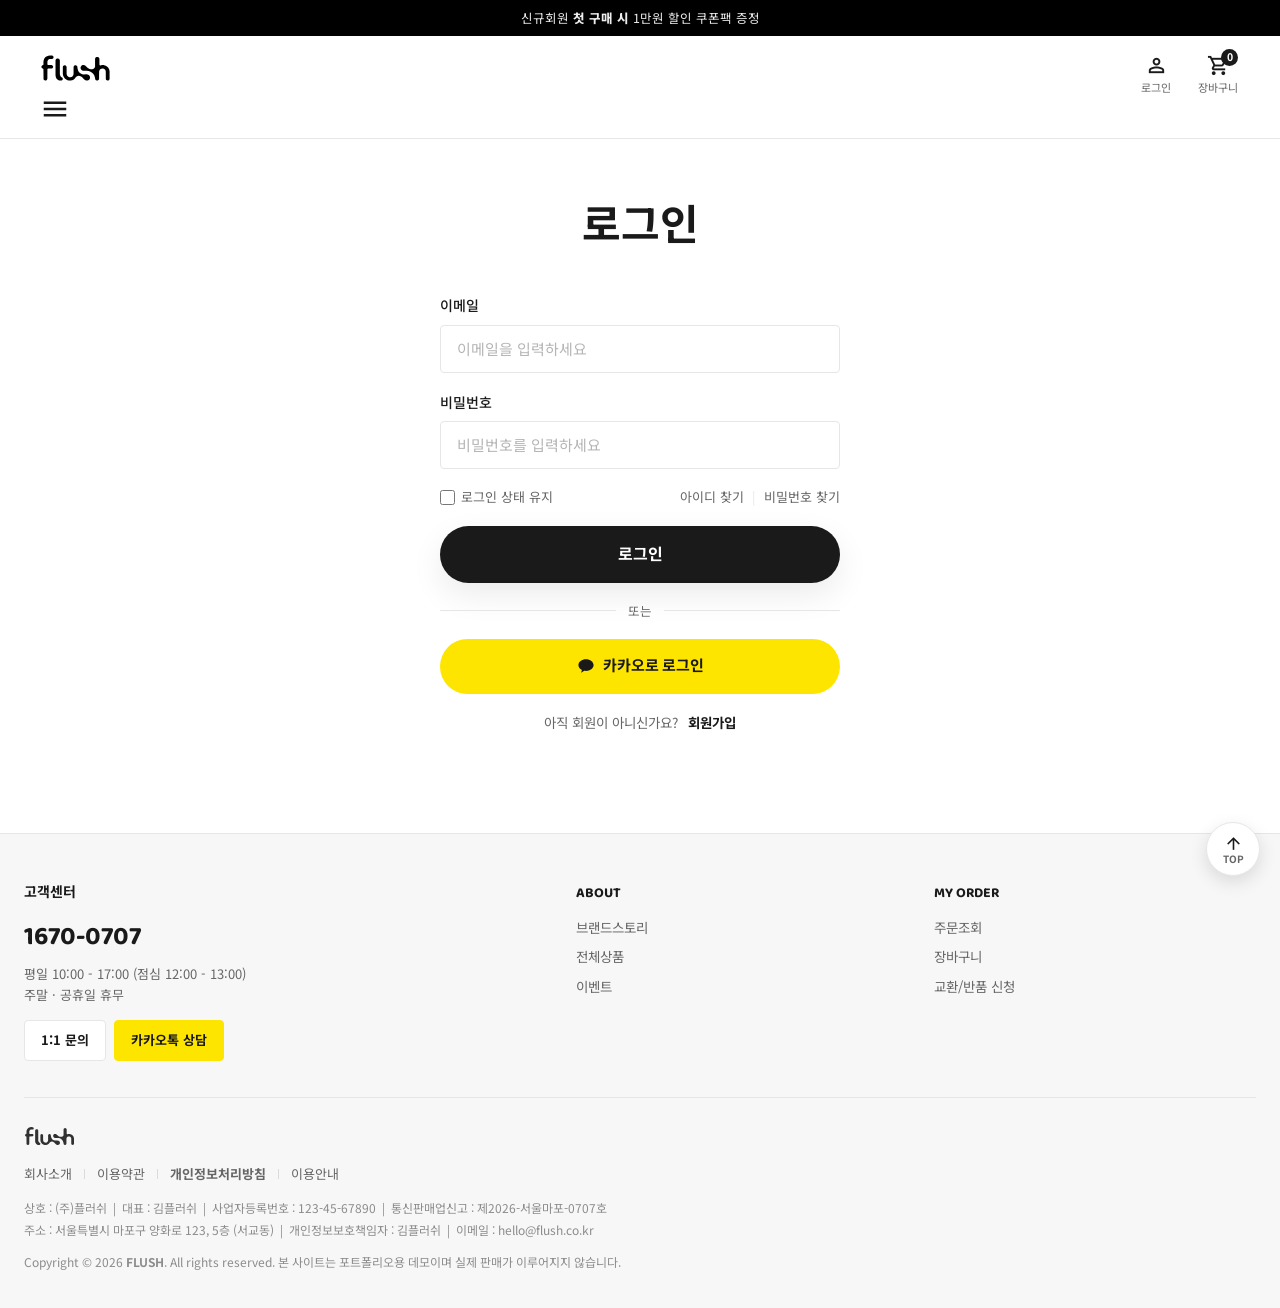
<file: login.html>
<!DOCTYPE html>
<html lang="ko">
<head>
  <meta charset="UTF-8">
  <meta name="viewport" content="width=device-width, initial-scale=1.0">
  <title>로그인 — FLUSH</title>
  <meta name="description" content="FLUSH 회원 로그인">
  <link rel="icon" href="assets/flush_icon.svg" type="image/svg+xml">
  <link rel="preconnect" href="https://fonts.googleapis.com">
  <link rel="preconnect" href="https://fonts.gstatic.com" crossorigin>
  <link href="https://fonts.googleapis.com/css2?family=Baloo+2:wght@500;600;700&family=Noto+Sans+KR:wght@400;500;700;800&display=swap" rel="stylesheet">
  <link href="https://fonts.googleapis.com/css2?family=Material+Symbols+Outlined:opsz,wght,FILL,GRAD@20..48,300..500,0..1,0" rel="stylesheet">
  <link rel="stylesheet" href="css/style.css?v=47">
</head>
<body>

  <div id="chrome-header"></div>

  <main>
    <div class="container">
      <div class="page-head">
        <h1 data-i18n="login.title"></h1>
      </div>

      <form class="auth-card" id="login-form" novalidate>
        <label class="auth-field">
          <span data-i18n="login.email"></span>
          <input type="email" name="email" data-i18n-ph="login.emailPh" required>
        </label>
        <label class="auth-field">
          <span data-i18n="login.pw"></span>
          <input type="password" name="password" data-i18n-ph="login.pwPh" required>
        </label>

        <div class="auth-row">
          <label class="auth-keep">
            <input type="checkbox" name="keep">
            <span data-i18n="login.keep"></span>
          </label>
          <span class="auth-links">
            <a href="javascript:void(0)" data-i18n="login.findId"></a>
            <i>|</i>
            <a href="javascript:void(0)" data-i18n="login.findPw"></a>
          </span>
        </div>

        <button type="submit" class="btn btn-primary auth-submit" data-i18n="login.submit"></button>

        <div class="auth-divider"><span data-i18n="login.divider"></span></div>

        <button type="button" class="btn auth-kakao" id="kakao-login">
          <svg class="kakao-logo" viewBox="0 0 20 20" fill="none" xmlns="http://www.w3.org/2000/svg" aria-hidden="true">
            <path d="M10 2.4C5.34 2.4 1.56 5.34 1.56 8.96c0 2.32 1.55 4.36 3.88 5.53-.17.62-.62 2.23-.71 2.58-.11.42.16.42.33.3.13-.09 2.13-1.45 3-2.04.63.09 1.28.14 1.94.14 4.66 0 8.44-2.94 8.44-6.51S14.66 2.4 10 2.4z" fill="currentColor"/>
          </svg>
          <span data-i18n="login.kakao"></span>
        </button>

        <p class="auth-signup">
          <span data-i18n="login.noAccount"></span>
          <a href="javascript:void(0)" data-i18n="top.join"></a>
        </p>
      </form>
    </div>
  </main>

  <div id="chrome-footer"></div>

  <script src="js/i18n.js?v=47"></script>
  <script src="js/data.js?v=47"></script>
  <script src="js/main.js?v=47"></script>
  <script>
    document.getElementById("login-form").addEventListener("submit", (e) => {
      e.preventDefault();
      showToast(t("toast.login"));
    });
    document.getElementById("kakao-login").addEventListener("click", () => {
      showToast(t("toast.login"));
    });
  </script>
</body>
</html>
</file>
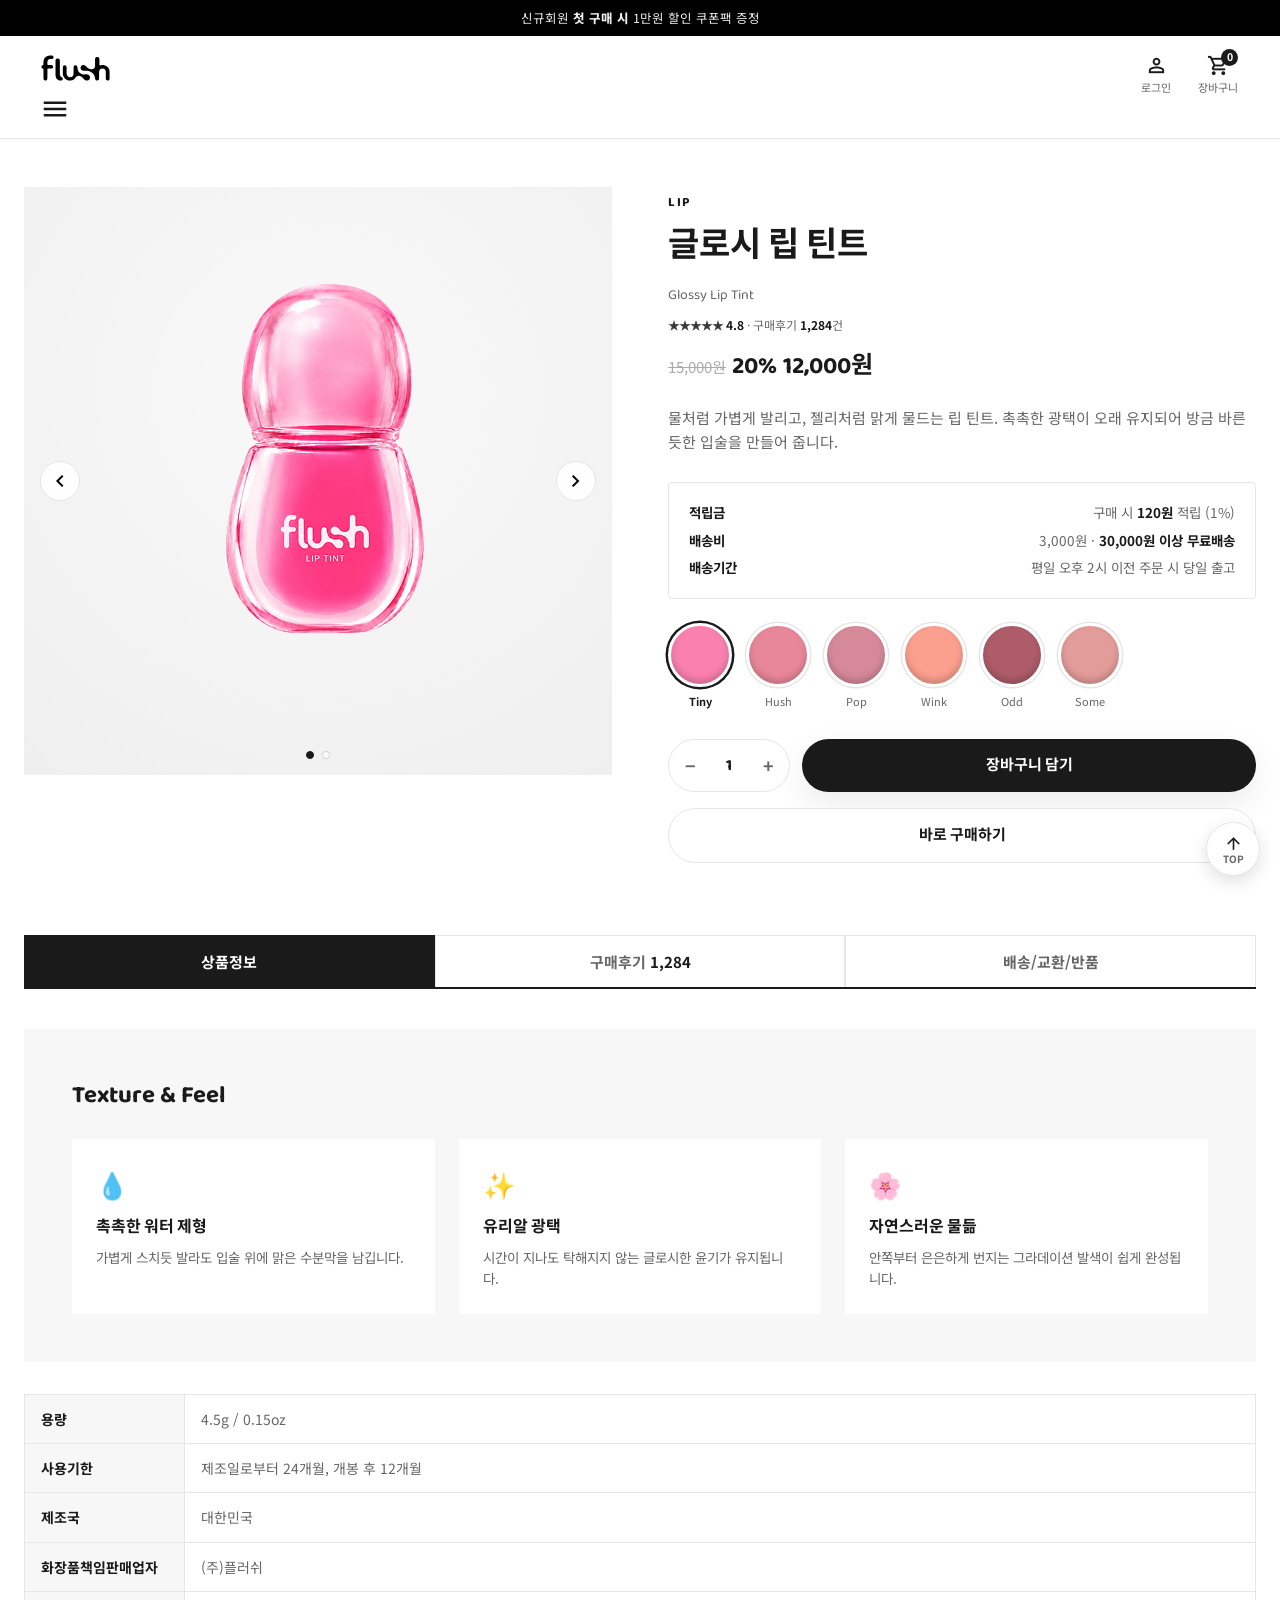
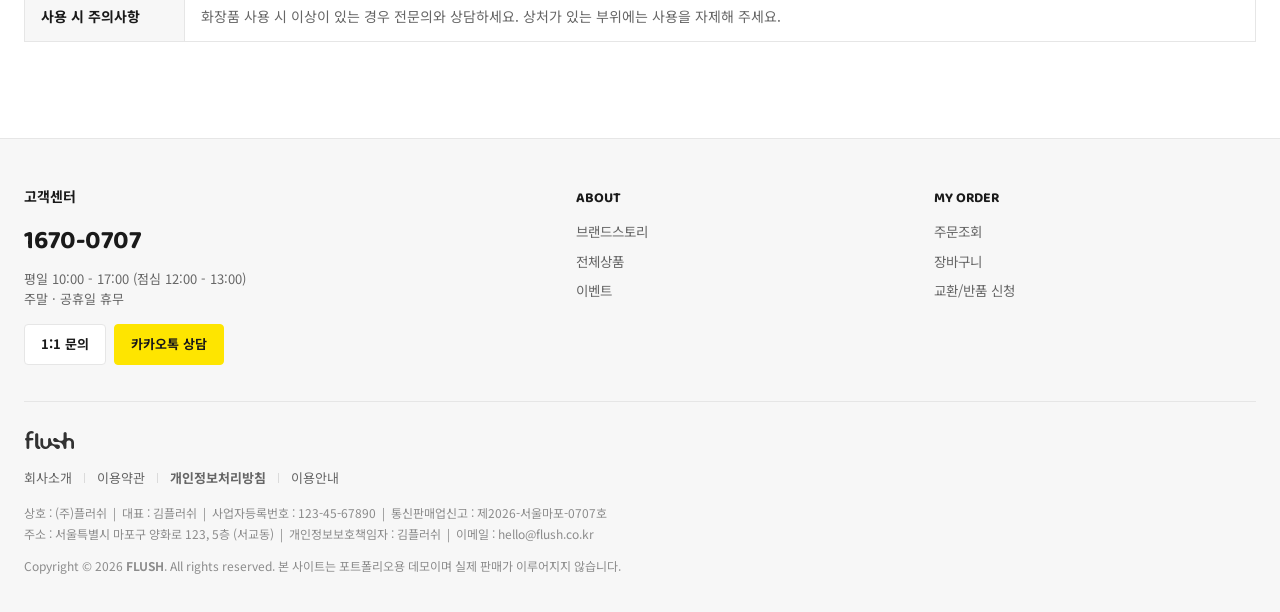
<file: product.html>
<!DOCTYPE html>
<html lang="ko">
<head>
  <meta charset="UTF-8">
  <meta name="viewport" content="width=device-width, initial-scale=1.0">
  <title>상품상세 — 플러쉬 FLUSH 공식몰</title>
  <meta name="description" content="FLUSH 제품 상세 — 쉐이드를 고르고 발색과 제형을 확인하세요.">
  <link rel="icon" href="assets/flush_icon.svg" type="image/svg+xml">
  <link rel="preconnect" href="https://fonts.googleapis.com">
  <link rel="preconnect" href="https://fonts.gstatic.com" crossorigin>
  <link href="https://fonts.googleapis.com/css2?family=Baloo+2:wght@500;600;700&family=Noto+Sans+KR:wght@400;500;700;800&display=swap" rel="stylesheet">
  <link href="https://fonts.googleapis.com/css2?family=Material+Symbols+Outlined:opsz,wght,FILL,GRAD@20..48,300..500,0..1,0" rel="stylesheet">
  <link rel="stylesheet" href="css/style.css?v=47">
</head>
<body>

  <div id="chrome-header"></div>

  <main>
    <div class="container">
      <div class="pd-layout" id="pd-layout">
        <div class="pd-visual">
          <div class="pd-slides" id="pd-slides">
            <div class="pd-slide"><img id="pd-img" alt=""></div>
            <div class="pd-slide pd-slide-model"><img id="pd-img-model" alt=""></div>
          </div>
          <button type="button" class="pd-slide-nav prev" id="pd-slide-prev" aria-label="이전 이미지"><span class="material-symbols-outlined">chevron_left</span></button>
          <button type="button" class="pd-slide-nav next" id="pd-slide-next" aria-label="다음 이미지"><span class="material-symbols-outlined">chevron_right</span></button>
          <div class="pd-slide-dots" id="pd-slide-dots">
            <button type="button" class="pd-slide-dot active" data-slide="0" aria-label="제품 이미지"></button>
            <button type="button" class="pd-slide-dot" data-slide="1" aria-label="모델컷"></button>
          </div>
        </div>
        <div class="pd-info">
          <span class="product-cat" id="pd-cat"></span>
          <h1 id="pd-name"></h1>
          <p class="product-name-en" id="pd-name-en" style="font-size:14px;margin-bottom:8px"></p>
          <p class="review-meta" id="pd-review-meta" style="margin-bottom:14px"></p>
          <div class="price-row" id="pd-price" style="margin-bottom:20px"></div>
          <p class="pd-desc" id="pd-desc"></p>

          <div class="pd-benefit-box" id="pd-benefit"></div>

          <div class="shade-select" id="pd-shades"></div>

          <div class="pd-buy-row">
            <div class="qty-stepper">
              <button id="qty-minus" aria-label="decrease">−</button>
              <output id="qty-value">1</output>
              <button id="qty-plus" aria-label="increase">+</button>
            </div>
            <button class="btn btn-primary" id="pd-add" data-i18n="pd.addCart"></button>
          </div>
          <button class="btn btn-ghost" id="pd-buy-now" style="width:100%" data-i18n="pd.buyNow"></button>
        </div>
      </div>

      <!-- 탭 : 상품정보 / 구매후기 / 배송·교환·반품 -->
      <div class="pd-tabs" id="pd-tabs">
        <button class="pd-tab active" data-tab="info"><span data-i18n="pd.tab.info"></span></button>
        <button class="pd-tab" data-tab="review"><span data-i18n="pd.tab.review"></span> <b id="tab-review-count">0</b></button>
        <button class="pd-tab" data-tab="shipping"><span data-i18n="pd.tab.shipping"></span></button>
      </div>

      <section class="pd-tab-panel" id="panel-info">
        <div class="pd-texture" id="pd-texture" style="margin-top:0">
          <h2>Texture &amp; Feel</h2>
          <div class="texture-points" id="pd-texture-points"></div>
        </div>
        <div style="margin-top:32px">
          <table class="info-table">
            <tr><th data-i18n="pd.info.volume"></th><td id="info-volume">3.2g / 0.11oz</td></tr>
            <tr><th data-i18n="pd.info.expiry"></th><td data-i18n="pd.info.expiryVal"></td></tr>
            <tr><th data-i18n="pd.info.origin"></th><td data-i18n="pd.info.originVal"></td></tr>
            <tr><th data-i18n="pd.info.seller"></th><td data-i18n="pd.info.sellerVal"></td></tr>
            <tr><th data-i18n="pd.info.caution"></th><td data-i18n="pd.info.cautionVal"></td></tr>
          </table>
        </div>
      </section>

      <section class="pd-tab-panel" id="panel-review" hidden>
        <div class="pd-review-summary">
          <span class="big-score" id="rv-score"></span>
          <div>
            <p class="stars" id="rv-stars"></p>
            <p id="rv-count-text"></p>
          </div>
        </div>
        <div class="pd-review-list" id="pd-review-list"></div>
      </section>

      <section class="pd-tab-panel" id="panel-shipping" hidden>
        <table class="info-table">
          <tr><th data-i18n="pd.ship.fee"></th><td data-i18n="pd.ship.feeVal"></td></tr>
          <tr><th data-i18n="pd.ship.time"></th><td data-i18n="pd.ship.timeVal"></td></tr>
          <tr><th data-i18n="pd.ship.period"></th><td data-i18n="pd.ship.periodVal"></td></tr>
          <tr><th data-i18n="pd.ship.noreturn"></th><td data-i18n="pd.ship.noreturnVal"></td></tr>
          <tr><th data-i18n="pd.ship.cs"></th><td data-i18n="pd.ship.csVal"></td></tr>
        </table>
      </section>
    </div>
  </main>

  <div id="chrome-footer"></div>

  <script src="js/i18n.js?v=47"></script>
  <script src="js/data.js?v=47"></script>
  <script src="js/main.js?v=47"></script>
  <script src="js/product.js?v=47"></script>
</body>
</html>
</file>
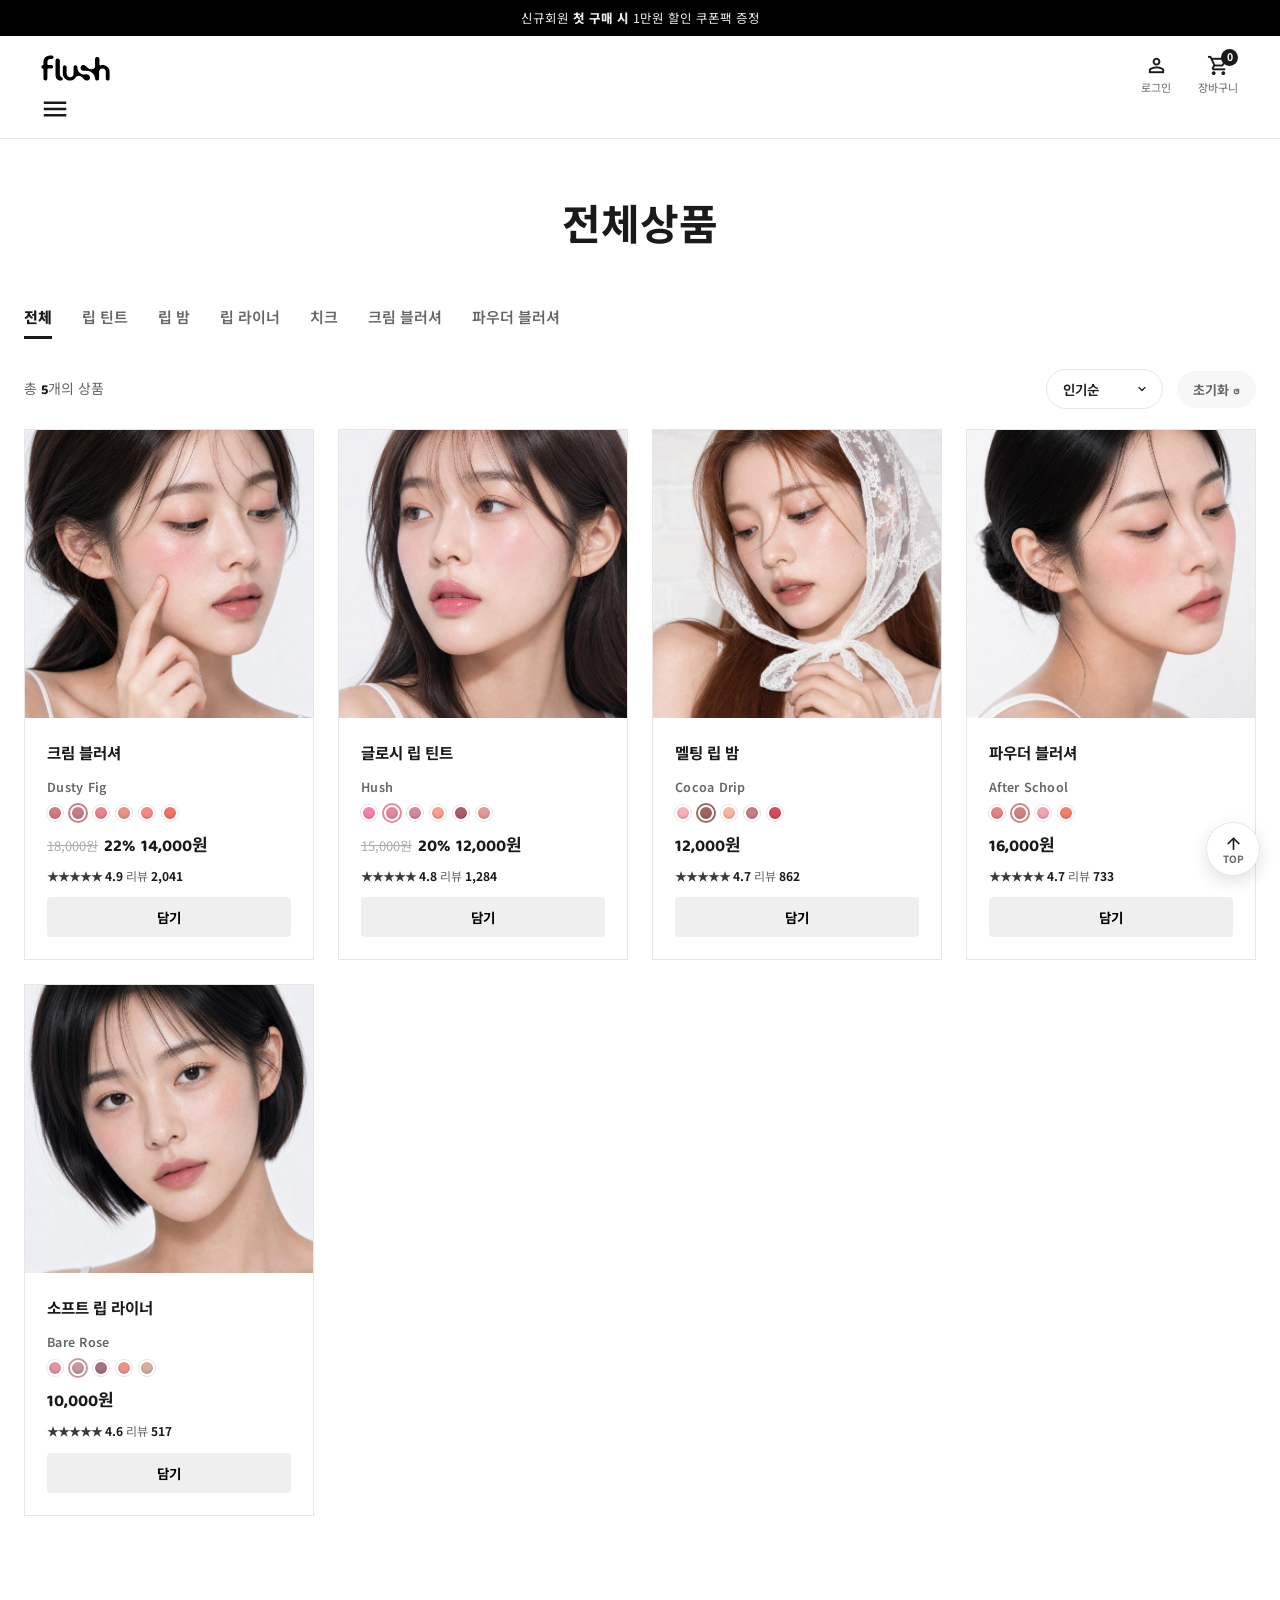
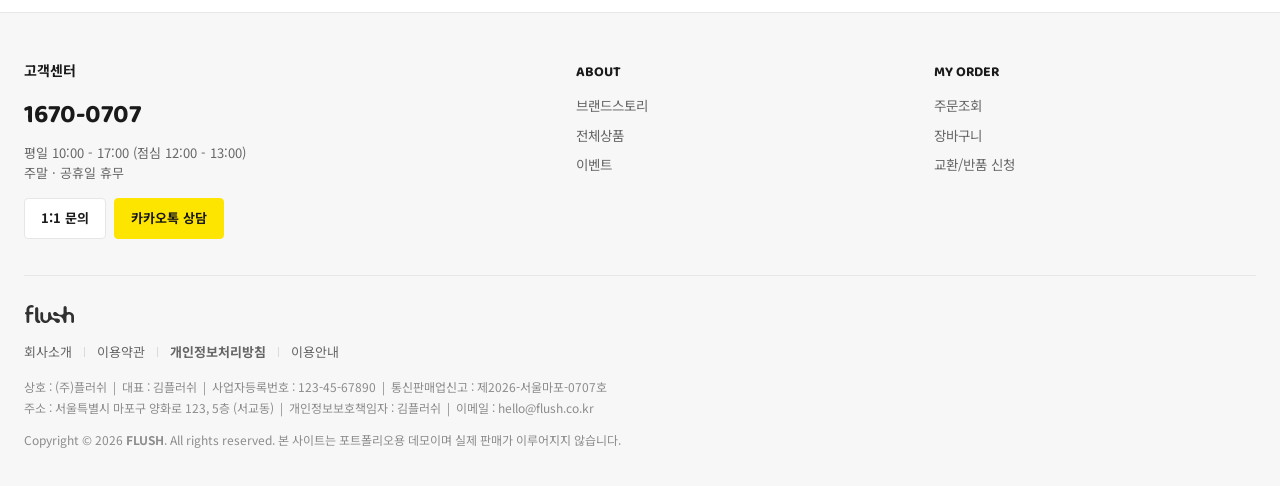
<file: shop.html>
<!DOCTYPE html>
<html lang="ko">
<head>
  <meta charset="UTF-8">
  <meta name="viewport" content="width=device-width, initial-scale=1.0">
  <title>전체상품 — 플러쉬 FLUSH 공식몰</title>
  <meta name="description" content="FLUSH의 립 &amp; 치크 전 제품. 카테고리별로 쉽게 골라보세요.">
  <link rel="icon" href="assets/flush_icon.svg" type="image/svg+xml">
  <link rel="preconnect" href="https://fonts.googleapis.com">
  <link rel="preconnect" href="https://fonts.gstatic.com" crossorigin>
  <link href="https://fonts.googleapis.com/css2?family=Baloo+2:wght@500;600;700&family=Noto+Sans+KR:wght@400;500;700;800&display=swap" rel="stylesheet">
  <link href="https://fonts.googleapis.com/css2?family=Material+Symbols+Outlined:opsz,wght,FILL,GRAD@20..48,300..500,0..1,0" rel="stylesheet">
  <link rel="stylesheet" href="css/style.css?v=47">
</head>
<body>

  <div id="chrome-header"></div>

  <main>
    <div class="container">
      <div class="page-head">
        <h1 id="shop-title" data-i18n="shop.title"></h1>
      </div>

      <div class="shop-cats" id="filter-category"></div>

      <section>
        <div class="shop-result-bar">
          <span id="result-bar-text"></span>
          <span style="display:flex;gap:14px;align-items:center">
            <select id="sort-select" class="sort-select" aria-label="sort">
              <option value="popular" data-i18n="shop.sort.popular"></option>
              <option value="review" data-i18n="shop.sort.review"></option>
              <option value="price-asc" data-i18n="shop.sort.priceAsc"></option>
              <option value="price-desc" data-i18n="shop.sort.priceDesc"></option>
            </select>
            <button class="filter-clear" id="filter-clear" data-i18n="shop.clear"></button>
          </span>
        </div>
        <div class="product-grid" id="shop-grid"></div>
        <div class="empty-note" id="empty-note" hidden>
          <p data-i18n="shop.empty"></p>
        </div>
      </section>
    </div>
  </main>

  <div id="chrome-footer"></div>

  <script src="js/i18n.js?v=47"></script>
  <script src="js/data.js?v=47"></script>
  <script src="js/main.js?v=47"></script>
  <script src="js/shop.js?v=47"></script>
</body>
</html>
</file>
<file: css/style.css>
/* ============================================================
   FLUSH — lip & cheek color brand
   design tokens + common components + page styles
   ============================================================ */

:root {
  /* color — plain monochrome */
  --bg: #FFFFFF;
  --bg-soft: #F7F7F7;
  --bg-pink: #EFEFEF;
  --ink: #1A1A1A;
  --ink-soft: #666666;
  --line: #E6E6E6;
  --coral: #1A1A1A;
  --coral-deep: #000000;
  --rose: #8F8F8F;
  --berry: #4A4A4A;
  --white: #FFFFFF;

  /* shape — 카드류는 각진 네모, 버튼/칩만 라운드 */
  --radius-sm: 4px;
  --radius-md: 0px;
  --radius-lg: 0px;
  --radius-pill: 999px;

  /* type */
  --font-display: "Baloo 2", "Noto Sans KR", sans-serif;
  --font-body: "Noto Sans KR", sans-serif;

  --shadow-soft: 0 12px 32px rgba(0, 0, 0, 0.08);
  --shadow-pop: 0 16px 40px rgba(0, 0, 0, 0.14);
  --container: 1800px;

  /* 카카오 브랜드 컬러 — 로그인/상담 버튼 공통 */
  --kakao-yellow: #FEE500;
  --kakao-yellow-deep: #FADA0A;
  --kakao-ink: #191919;
}

* { margin: 0; padding: 0; box-sizing: border-box; }

html { scroll-behavior: smooth; }

body {
  font-family: var(--font-body);
  background: var(--bg);
  color: var(--ink);
  line-height: 1.6;
  -webkit-font-smoothing: antialiased;
}

img { max-width: 100%; display: block; }
a { color: inherit; text-decoration: none; }
button { font-family: inherit; cursor: pointer; border: none; background: none; }
ul { list-style: none; }

.container {
  max-width: var(--container);
  margin: 0 auto;
  padding: 0 24px;
}

/* ---------- topbar (유틸바) ---------- */
.topbar {
  background: #000;
  color: #EDEDED;
  font-size: 12.5px;
}
.topbar-inner {
  display: flex;
  align-items: center;
  justify-content: center;
  height: 36px;
}
.topbar-rotator {
  position: relative;
  width: 100%;
  height: 100%;
}
.topbar-notice {
  position: absolute;
  inset: 0;
  text-align: center;
  line-height: 36px;
  white-space: nowrap;
  opacity: 0;
  transform: translateY(8px);
  transition: opacity 0.4s ease, transform 0.4s ease;
  pointer-events: none;
}
.topbar-notice.active { opacity: 1; transform: none; }
.topbar-notice em { font-style: normal; color: #FFFFFF; font-weight: 700; }
.topbar-notice strong { color: #FFFFFF; font-weight: 800; }
.topbar-notice b { color: inherit; font-weight: 800; }

/* KR/EN 토글 — 헤더 유틸 줄 오른쪽 끝 */
.lang-switch { display: inline-flex; align-items: center; gap: 5px; align-self: center; margin-left: 6px; }
.lang-switch button { color: #B7A5A3; font-size: 12px; font-weight: 700; letter-spacing: 0.04em; }
.lang-switch button:hover { color: var(--ink); }
.lang-switch button.on { color: var(--coral); }
.lang-switch i { color: #E0CFCC; font-style: normal; }

/* ---------- header ---------- */
.site-header {
  position: sticky;
  top: 0;
  z-index: 100;
  background: rgba(255, 255, 255, 0.94);
  backdrop-filter: blur(12px);
  border-bottom: 1px solid var(--line);
}

/* 홈: 헤더가 히어로 이미지 위에 투명하게 겹치고, 스크롤 시 고정으로 따라옴 */
body.home .site-header {
  position: fixed;
  top: 36px; /* 띠배너 높이 — 스크롤하면 JS가 0까지 끌어올림 */
  left: 0;
  right: 0;
  background: transparent;
  backdrop-filter: none;
  border-bottom: none;
  transition: background 0.25s ease;
}
/* 히어로를 지나 콘텐츠 위에 오면 흰 배경으로 전환 */
body.home .site-header.scrolled {
  background: rgba(255, 255, 255, 0.94);
  backdrop-filter: blur(12px);
  border-bottom: 1px solid var(--line);
}

.header-main {
  /* 컨테이너 제약 없이 화면(1920) 전체 폭 사용 */
  display: flex;
  align-items: flex-start;
  justify-content: space-between;
  gap: 28px;
  padding: 18px 40px 14px;
}

.logo img { height: 28px; }

.header-left { display: flex; flex-direction: column; gap: 12px; }
.hamburger { padding: 0; line-height: 1; align-self: flex-start; }
.hamburger .material-symbols-outlined { font-size: 30px; color: var(--ink); }
.hamburger:hover .material-symbols-outlined { color: var(--coral); }

.header-search {
  flex: 1;
  max-width: 300px;
  margin-left: auto;
  display: flex;
  align-items: center;
  background: #fff;
  border: 1.5px solid var(--coral);
  border-radius: var(--radius-pill);
  padding: 0 4px 0 16px;
  height: 36px;
}
.header-search input {
  flex: 1;
  border: none;
  outline: none;
  font-family: inherit;
  font-size: 14px;
  background: transparent;
}
.header-search input::placeholder { color: #B5B5B5; }
.header-search button { font-size: 16px; padding: 6px 10px; }

/* 검색창 추천 검색어 드롭다운 */
.header-search { position: relative; }
.search-suggest {
  position: absolute;
  top: calc(100% + 8px);
  left: 0;
  right: 0;
  background: #fff;
  border: 1px solid var(--line);
  border-radius: var(--radius-sm);
  box-shadow: 0 10px 26px rgba(0, 0, 0, 0.12);
  padding: 14px 16px 16px;
  z-index: 90;
}
.suggest-title {
  font-size: 11.5px;
  font-weight: 700;
  letter-spacing: 0.1em;
  text-transform: uppercase;
  color: var(--coral);
  margin-bottom: 10px;
}
.suggest-chips { display: flex; flex-wrap: wrap; gap: 8px; }
.suggest-chip {
  font-size: 13px;
  font-weight: 500;
  padding: 7px 14px;
  background: var(--bg-soft);
  border-radius: var(--radius-pill);
  transition: background 0.15s, color 0.15s;
}
.suggest-chip:hover,
.gnb a.suggest-chip:hover { background: var(--coral); color: #fff; }

/* Google Material Symbols 공통 */
.material-symbols-outlined {
  font-variation-settings: "FILL" 0, "wght" 400, "GRAD" 0, "opsz" 24;
  vertical-align: middle;
  line-height: 1;
}

.header-search button {
  display: flex;
  align-items: center;
  justify-content: center;
  color: var(--ink-soft);
}
.header-search button:hover { color: var(--coral); }
.header-search button .material-symbols-outlined { font-size: 19px; }

.header-utils { display: flex; gap: 18px; }
.util-item {
  display: flex;
  flex-direction: column;
  align-items: center;
  gap: 2px;
  font-size: 11px;
  color: var(--ink-soft);
  position: relative;
  min-width: 44px;
}
.util-item:hover { color: var(--coral); }
.util-icon { line-height: 1; color: var(--ink); }
.util-item:hover .util-icon { color: var(--coral); }
.util-icon .material-symbols-outlined { font-size: 23px; }

/* 마이페이지 아이콘 위 쿠폰 말풍선 */
.signup-tip {
  position: absolute;
  bottom: calc(100% + 7px);
  left: 50%;
  transform: translateX(-50%);
  white-space: nowrap;
  background: #fff;
  border: 1.5px solid var(--coral);
  border-radius: var(--radius-pill);
  padding: 5px 12px;
  font-size: 11px;
  font-weight: 700;
  color: var(--ink);
  box-shadow: 0 4px 12px rgba(0, 0, 0, 0.12);
  z-index: 60;
  pointer-events: none;
}
.signup-tip::before {
  content: "";
  position: absolute;
  bottom: -5px;
  left: 50%;
  transform: translateX(-50%) rotate(45deg);
  width: 8px;
  height: 8px;
  background: #fff;
  border-right: 1.5px solid var(--coral);
  border-bottom: 1.5px solid var(--coral);
}
.signup-tip em { font-style: normal; color: var(--coral); }

/* 헤더가 화면 맨 위에 붙었을 때: 말풍선을 아이콘 아래로 */
.site-header.tip-flip .signup-tip {
  bottom: auto;
  top: calc(100% + 7px);
}
.site-header.tip-flip .signup-tip::before {
  bottom: auto;
  top: -5px;
  border-right: none;
  border-bottom: none;
  border-left: 1.5px solid var(--coral);
  border-top: 1.5px solid var(--coral);
}

.cart-count {
  position: absolute;
  top: -5px;
  right: 2px;
  display: inline-flex;
  align-items: center;
  justify-content: center;
  min-width: 17px;
  height: 17px;
  padding: 0 4px;
  background: var(--coral);
  color: #fff;
  border-radius: var(--radius-pill);
  font-size: 10.5px;
  font-weight: 700;
  font-style: normal;
}

/* 햄버거 → 왼쪽 사이드 패널 */
.drawer-dim {
  position: fixed;
  inset: 0;
  background: rgba(0, 0, 0, 0.4);
  z-index: 290;
  opacity: 0;
  pointer-events: none;
  transition: opacity 0.3s ease;
}
.drawer-dim.open { opacity: 1; pointer-events: auto; }

.gnb-drawer {
  position: fixed;
  top: 0;
  left: 0;
  bottom: 0;
  width: min(380px, 86vw);
  background: #fff;
  box-shadow: 24px 0 60px rgba(0, 0, 0, 0.14);
  padding: 20px 30px 40px;
  display: flex;
  flex-direction: column;
  overflow-y: auto;
  z-index: 300;
  transform: translateX(-105%);
  visibility: hidden;
  transition: transform 0.35s ease, visibility 0.35s;
}
.gnb-drawer.open { transform: none; visibility: visible; }

.drawer-close {
  align-self: flex-start;
  padding: 4px;
  margin-bottom: 24px;
  line-height: 1;
}
.drawer-close .material-symbols-outlined {
  font-size: 30px;
  color: var(--ink);
  transition: transform 0.3s ease;
}
.drawer-close:hover .material-symbols-outlined { color: #000; transform: rotate(90deg); }

.drawer-nav { display: flex; flex-direction: column; }
.drawer-item {
  display: flex;
  align-items: center;
  justify-content: space-between;
  width: 100%;
  padding: 17px 2px;
  font-weight: 800;
  font-size: 20px;
  letter-spacing: 0.02em;
  color: var(--ink);
  text-align: left;
}
.drawer-item:hover { color: #000; }
.drawer-item .material-symbols-outlined {
  font-size: 24px;
  color: var(--ink-soft);
  transition: transform 0.2s;
}
.drawer-item[aria-expanded="true"] .material-symbols-outlined { transform: rotate(180deg); }

.drawer-sub { display: flex; flex-direction: column; padding: 0 2px 12px 10px; }
.drawer-sub a {
  padding: 9px 2px;
  font-size: 15px;
  font-weight: 500;
  color: var(--ink-soft);
}
.drawer-sub a:hover { color: var(--ink); }

/* 패널 하단 검색 박스 (회색 필드) */
.gnb-drawer .drawer-search {
  flex: 0 0 auto;
  margin: auto 0 16px;
  max-width: none;
  background: var(--bg-soft);
  border: none;
  border-radius: 2px;
  height: 56px;
  padding: 0 8px 0 18px;
}
.gnb-drawer .drawer-search input { font-size: 16px; }
.gnb-drawer .drawer-search input::placeholder { color: var(--ink); font-weight: 500; }
.gnb-drawer .drawer-search button .material-symbols-outlined { font-size: 22px; color: var(--ink); }
.gnb-drawer .search-suggest { top: auto; bottom: calc(100% + 8px); }

/* 패널 최하단 : LOGIN / CART / KR/EN */
.drawer-foot {
  display: flex;
  align-items: center;
  gap: 22px;
  font-size: 13px;
  font-weight: 700;
  letter-spacing: 0.02em;
}
.drawer-foot a { display: inline-flex; align-items: center; gap: 5px; }
.drawer-foot a:hover { color: #000; }
.drawer-foot .material-symbols-outlined { font-size: 18px; }
.drawer-foot .lang-switch { margin-left: 0; gap: 4px; }
.drawer-foot .lang-switch .material-symbols-outlined { font-size: 17px; color: var(--ink); margin-right: 2px; }
.drawer-foot .lang-switch button { font-size: 13px; }
.drawer-foot .lang-switch button.on { color: var(--ink); }
.drawer-foot .lang-switch button:not(.on) { color: #B5B5B5; }
.gnb-event { color: var(--coral-deep); }
.gnb-event::after { content: "♥"; margin-left: 3px; color: var(--coral); font-size: 13px; }
.gnb-new { color: var(--coral); font-family: var(--font-display); letter-spacing: 0.02em; }

/* ---------- footer (한국형: 고객센터 + 사업자 정보) ---------- */
.site-footer {
  margin-top: 96px;
  background: var(--bg-soft);
  border-top: 1px solid var(--line);
  padding: 48px 0 36px;
}

.footer-top {
  display: grid;
  grid-template-columns: 1.6fr 1fr 1fr;
  gap: 36px;
  padding-bottom: 36px;
  border-bottom: 1px solid var(--line);
}

.footer-cs h4, .footer-col h4 {
  font-family: var(--font-display);
  font-size: 14px;
  margin-bottom: 12px;
  color: var(--ink);
}
.cs-tel { font-family: var(--font-display); font-size: 26px; font-weight: 700; color: var(--coral); }
.cs-time { font-size: 13px; color: var(--ink-soft); margin: 6px 0 14px; }
.cs-btns { display: flex; gap: 8px; }
.cs-btn {
  font-size: 13px;
  font-weight: 700;
  padding: 9px 16px;
  border-radius: var(--radius-sm);
  background: #fff;
  border: 1px solid var(--line);
}
.cs-btn:hover { border-color: var(--coral); color: var(--coral); }
.cs-btn.kakao { background: var(--kakao-yellow); border-color: var(--kakao-yellow); color: var(--kakao-ink); }
.cs-btn.kakao:hover { background: var(--kakao-yellow-deep); border-color: var(--kakao-yellow-deep); }

.footer-col li { margin-bottom: 8px; font-size: 13.5px; color: var(--ink-soft); }
.footer-col a { color: var(--ink-soft); }
.footer-col a:hover { color: var(--coral); }
.footer-col .bank li { font-size: 13px; }

.footer-info { padding-top: 28px; }
.footer-logo { height: 20px; margin-bottom: 14px; opacity: 0.8; }
.footer-links { display: flex; flex-wrap: wrap; margin-bottom: 12px; }
.footer-links li + li::before { content: ""; display: inline-block; width: 1px; height: 10px; background: #DBDBDB; margin: 0 12px; }
.footer-links a { font-size: 13px; color: var(--ink-soft); }
.footer-links a:hover { color: var(--ink); }
.footer-info > p { font-size: 12px; color: #8C8C8C; line-height: 1.8; }
.footer-copy { margin-top: 10px; }

/* ---------- 플로팅 버튼 ---------- */
.floating {
  position: fixed;
  right: 20px;
  bottom: 24px;
  display: flex;
  flex-direction: column;
  gap: 10px;
  z-index: 150;
}
.float-btn {
  width: 54px;
  height: 54px;
  border-radius: 50%;
  background: #fff;
  border: 1px solid var(--line);
  box-shadow: 0 6px 18px rgba(0,0,0,0.12);
  display: flex;
  flex-direction: column;
  align-items: center;
  justify-content: center;
  font-size: 17px;
  line-height: 1.1;
}
.float-btn span:not(.material-symbols-outlined) { font-size: 10px; font-weight: 700; color: var(--ink-soft); }
.float-btn .material-symbols-outlined { font-size: 19px; color: var(--ink); }
.float-btn:hover { border-color: var(--coral); }

/* ---------- buttons / chips ---------- */
.btn {
  display: inline-flex;
  align-items: center;
  justify-content: center;
  gap: 8px;
  font-family: var(--font-display);
  font-weight: 700;
  font-size: 15px;
  padding: 14px 32px;
  border-radius: var(--radius-pill);
  transition: transform 0.15s, box-shadow 0.15s, background 0.15s;
}
.btn:active { transform: scale(0.97); }

.btn-primary {
  background: var(--coral);
  color: #fff;
  box-shadow: var(--shadow-soft);
}
.btn-primary:hover { background: var(--coral-deep); box-shadow: var(--shadow-pop); }

.btn-ghost {
  background: #fff;
  color: var(--ink);
  border: 1.5px solid var(--line);
}
.btn-ghost:hover { border-color: var(--coral); color: var(--coral); }

.mood-chip {
  display: inline-flex;
  align-items: center;
  gap: 8px;
  padding: 10px 20px;
  background: #fff;
  border: 1.5px solid var(--line);
  border-radius: var(--radius-pill);
  font-family: var(--font-display);
  font-weight: 600;
  font-size: 14px;
  transition: border-color 0.15s, background 0.15s;
}
.mood-chip:hover { border-color: var(--coral); }
.mood-chip.active { background: var(--ink); color: #fff; border-color: var(--ink); }

.mood-dot {
  width: 14px;
  height: 14px;
  border-radius: 50%;
  box-shadow: inset 0 -2px 4px rgba(0,0,0,0.12);
}

/* ---------- NEW / BEST 섹션 : 좌측 비주얼 + 우측 탭/그리드 ---------- */
.bestnew-layout {
  /* 다른 섹션과 동일한 컨테이너 폭(--container) 사용 */
  display: grid;
  grid-template-columns: 1fr 1.15fr;
  gap: 44px;
  align-items: stretch;
}
.bestnew-visual { position: relative; cursor: none; overflow: hidden; touch-action: pan-y; user-select: none; }
.bestnew-visual .img-ph { min-height: 100%; }
.bestnew-visual img {
  width: 100%;
  height: 100%;
  min-height: 100%;
  object-fit: cover;
  transform: scale(1.15); /* 드래그 시 이동해도 가장자리 안 비도록 여유 */
  transition: opacity 0.4s ease; /* transform 은 JS rAF 로 부드럽게 보간 */
}

/* 이미지 위를 따라다니는 원형 DRAG 커서 */
.drag-cue {
  position: absolute;
  top: 0;
  left: 0;
  z-index: 3;
  width: 84px;
  height: 84px;
  border-radius: 50%;
  display: flex;
  align-items: center;
  justify-content: center;
  background: rgba(255, 255, 255, 0.5);
  backdrop-filter: blur(3px);
  -webkit-backdrop-filter: blur(3px);
  color: var(--ink);
  font-family: var(--font-body);
  font-weight: 700;
  font-size: 12px;
  letter-spacing: 0.18em;
  text-transform: uppercase;
  opacity: 0;
  transition: opacity 0.25s ease, background 0.2s ease;
  pointer-events: none;
  will-change: transform;
}
.bestnew-visual:hover .drag-cue { opacity: 1; }
.bestnew-visual.dragging .drag-cue { background: rgba(255, 255, 255, 0.75); }
.bestnew-right { display: flex; flex-direction: column; }
.bestnew-right .product-grid { grid-template-columns: repeat(2, 1fr); }

.sec-tabs {
  display: flex;
  align-items: center;
  gap: 14px;
  margin-bottom: 22px;
}
.sec-tab {
  font-size: 17px;
  font-weight: 500;
  letter-spacing: 0.02em;
  color: #9C9C9C;
  padding: 2px 0;
  transition: color 0.15s;
}
.sec-tab:hover { color: var(--ink-soft); }
.sec-tab.active { color: var(--ink); font-weight: 500; }
.sec-tab-div { width: 1px; height: 14px; background: #CFCFCF; }

/* ---------- section heading ---------- */
.section { margin-top: 96px; }

.section-head { text-align: center; margin-bottom: 40px; }

.eyebrow {
  font-family: var(--font-display);
  font-weight: 700;
  font-size: 13px;
  letter-spacing: 0.18em;
  text-transform: uppercase;
  color: var(--coral);
  display: block;
  margin-bottom: 8px;
}

.section-title {
  font-family: var(--font-display);
  font-weight: 700;
  font-size: clamp(26px, 4vw, 36px);
  line-height: 1.25;
}

.section-sub { color: var(--ink-soft); margin-top: 10px; font-size: 15px; }

/* ---------- product card ---------- */
.product-grid {
  display: grid;
  grid-template-columns: repeat(4, 1fr);
  grid-auto-rows: 1fr;
  gap: 24px;
}

.product-card {
  background: #fff;
  border: 1px solid var(--line);
  border-radius: var(--radius-lg);
  overflow: hidden;
  display: flex;
  flex-direction: column;
}
.product-card:hover { box-shadow: var(--shadow-soft); }

.product-thumb {
  position: relative;
  background: radial-gradient(circle at 50% 30%, #F9F9F9 0%, var(--bg-pink) 100%);
  aspect-ratio: 1 / 1;
  display: flex;
  align-items: center;
  justify-content: center;
  padding: 28px;
  overflow: hidden; /* 세로로 긴 이미지가 1:1 비율을 밀어내지 않도록 */
}
.product-thumb img {
  max-width: 100%;
  max-height: 100%;
  object-fit: contain;
}
/* new/best : hover 시 이 카드 쉐이드의 모델컷 하나만 — 부드럽게 페이드인 + 살짝 줌아웃 */
.thumb-models { position: absolute; inset: 0; z-index: 1; }
.product-thumb .thumb-model {
  position: absolute;
  inset: 0;
  width: 100%;
  height: 100%;
  max-width: none;
  max-height: none;
  object-fit: cover;
  opacity: 0;
  transform: scale(1.05);
  transition: opacity 0.55s ease, transform 0.7s cubic-bezier(0.22, 1, 0.36, 1);
  z-index: 1;
}
.product-card:not(.cycling):hover .thumb-model { opacity: 1; transform: scale(1); }
/* shop : 모델컷 3초마다 순환 (항상 표시, 크로스페이드) */
.product-card.cycling .thumb-model { transform: none; transition: opacity 0.6s ease; }
.product-card.cycling .thumb-model.on { opacity: 1; }
.card-shade-name { font-size: 12.5px; font-weight: 600; color: var(--ink-soft); margin: 2px 0 8px; letter-spacing: 0.02em; }

.badge {
  position: absolute;
  top: 16px;
  left: 16px;
  font-family: var(--font-display);
  font-size: 12px;
  font-weight: 700;
  padding: 5px 12px;
  border-radius: var(--radius-pill);
  background: var(--coral);
  color: #fff;
}
.badge.soon { background: var(--ink); }

.product-info { padding: 20px 22px 22px; flex: 1; display: flex; flex-direction: column; }

.product-cat {
  font-size: 12px;
  font-weight: 700;
  letter-spacing: 0.12em;
  text-transform: uppercase;
  color: var(--coral);
  font-family: var(--font-display);
}

.product-name {
  font-size: 15.5px;
  font-weight: 700;
  margin: 2px 0 10px;
}
.product-name-en {
  font-family: var(--font-display);
  font-size: 12px;
  color: var(--ink-soft);
  margin-bottom: 10px;
}

.rank-tag {
  position: absolute;
  top: 0;
  left: 0;
  width: 34px;
  height: 38px;
  background: var(--ink);
  color: #fff;
  font-family: var(--font-display);
  font-weight: 700;
  font-size: 16px;
  display: flex;
  align-items: center;
  justify-content: center;
  border-radius: 0 0 12px 0;
  z-index: 2;
}
.rank-tag ~ .badge { left: 44px; }

.price-row { display: flex; align-items: baseline; gap: 6px; flex-wrap: wrap; }
.price-row.center { justify-content: center; }
.price-list { font-size: 13px; color: #ABABAB; text-decoration: line-through; }
.price-rate { font-family: var(--font-display); font-weight: 700; font-size: 17px; color: var(--coral); }
.price-sale { font-family: var(--font-display); font-weight: 700; font-size: 17px; }

.review-meta { font-size: 12px; color: var(--ink-soft); margin-top: 6px; }
.review-meta .stars { color: #3A3A3A; letter-spacing: -1px; }
.review-meta b { color: var(--ink); }

.shade-dots { display: flex; flex-wrap: wrap; gap: 7px; margin-bottom: 12px; }
.shade-dots span {
  width: 16px;
  height: 16px;
  border-radius: 50%;
  border: 2px solid #fff;
  box-shadow: 0 0 0 1px var(--line), inset 0 -2px 3px rgba(0,0,0,0.15); /* 기본: 회색 링 */
}
/* 카드가 지금 보여주는 쉐이드만 그 색 링으로 강조 */
.shade-dots span.is-active {
  box-shadow: 0 0 0 2px var(--sh), inset 0 -2px 3px rgba(0,0,0,0.15);
}
.shade-more { font-size: 12px; color: var(--ink-soft); align-self: center; }

.product-bottom {
  margin-top: auto;
  padding-top: 12px;
  position: relative;
}

/* 담기 전 쉐이드 선택 팝오버 */
.shade-picker {
  position: absolute;
  left: 0;
  right: 0;
  bottom: calc(100% + 6px);
  background: #fff;
  border: 1px solid var(--line);
  border-radius: var(--radius-md);
  box-shadow: var(--shadow-soft);
  padding: 10px;
  z-index: 5;
  animation: pickerpop 0.18s ease;
}
.shade-picker-title {
  font-size: 12px;
  font-weight: 700;
  color: var(--ink-soft);
  margin: 2px 0 8px 4px;
}
.shade-pick {
  display: flex;
  align-items: center;
  gap: 9px;
  width: 100%;
  padding: 7px 8px;
  border-radius: var(--radius-sm);
  font-size: 13px;
  font-weight: 600;
  color: var(--ink);
  text-align: left;
  transition: background 0.12s;
}
.shade-pick:hover { background: var(--bg-pink); }
.shade-pick.current::after { content: "●"; margin-left: auto; font-size: 8px; color: var(--coral); }
.shade-pick i {
  width: 14px;
  height: 14px;
  border-radius: 50%;
  flex: 0 0 auto;
  box-shadow: inset 0 0 0 1px rgba(0, 0, 0, 0.08);
}
@keyframes pickerpop {
  from { opacity: 0; transform: translateY(6px); }
}

.quick-add {
  width: 100%;
  font-weight: 700;
  font-size: 13.5px;
  padding: 10px 16px;
  border-radius: var(--radius-sm);
  background: var(--bg-pink);
  color: var(--coral-deep);
  transition: background 0.15s, color 0.15s;
  white-space: nowrap;
}
.quick-add:hover { background: var(--coral); color: #fff; }
.quick-add:disabled { background: var(--line); color: var(--ink-soft); cursor: default; }

/* ---------- hero (home) ---------- */
.hero {
  position: relative;
  overflow: hidden;
  background:
    radial-gradient(640px 420px at 78% 40%, #EFEFEF 0%, rgba(255,220,214,0) 70%),
    radial-gradient(500px 380px at 15% 85%, #F2F2F2 0%, rgba(242,242,242,0) 70%),
    var(--bg);
}

.hero-inner {
  display: grid;
  grid-template-columns: 1.05fr 0.95fr;
  align-items: center;
  gap: 40px;
  padding: 72px 0 80px;
}

.hero-eyebrow {
  display: inline-flex;
  align-items: center;
  gap: 8px;
  background: #fff;
  border: 1.5px solid var(--line);
  padding: 8px 18px;
  border-radius: var(--radius-pill);
  font-family: var(--font-display);
  font-weight: 700;
  font-size: 13px;
  color: var(--coral-deep);
  margin-bottom: 22px;
}

.hero h1 {
  font-family: var(--font-display);
  font-weight: 700;
  font-size: clamp(36px, 5.4vw, 58px);
  line-height: 1.18;
  letter-spacing: -0.01em;
}
.hero h1 em { font-style: normal; color: var(--coral); }

.hero p { margin: 18px 0 30px; color: var(--ink-soft); font-size: 16px; max-width: 440px; }

.hero-actions { display: flex; gap: 12px; flex-wrap: wrap; }

.hero-visual { position: relative; display: flex; justify-content: center; }
.hero-visual img {
  max-height: 480px;
  object-fit: contain;
}

/* ---------- shipping strip ---------- */
.ship-strip {
  background: var(--ink);
  color: #fff;
  font-family: var(--font-display);
  font-weight: 600;
  font-size: 13.5px;
  text-align: center;
  padding: 10px 16px;
}
.ship-strip em { font-style: normal; color: #FFFFFF; }

/* ---------- category cards (home) ---------- */
.cat-cards { display: grid; grid-template-columns: 1fr 1fr; gap: 28px; }

.cat-card {
  position: relative;
  border-radius: var(--radius-lg);
  overflow: hidden;
  padding: 36px;
  min-height: 300px;
  display: flex;
  flex-direction: column;
  justify-content: flex-end;
}
.cat-card:hover { box-shadow: var(--shadow-soft); }
.cat-card.lip { background: linear-gradient(145deg, #F6F6F6 0%, #E9E9E9 100%); }
.cat-card.cheek { background: linear-gradient(145deg, #F9F9F9 0%, #ECECEC 100%); }

.cat-card img {
  position: absolute;
  right: 4%;
  top: 50%;
  transform: translateY(-50%);
  height: 82%;
  object-fit: contain;
}

.cat-card h3 {
  font-family: var(--font-display);
  font-size: 30px;
  font-weight: 700;
  position: relative;
}
.cat-card p { position: relative; color: var(--ink-soft); font-size: 14px; margin: 6px 0 16px; max-width: 55%; }
.cat-card .btn { position: relative; align-self: flex-start; padding: 11px 24px; font-size: 14px; background: #fff; }
.cat-card .btn:hover { background: var(--ink); color: #fff; }

/* ---------- mood row (home) ---------- */
.mood-row { display: flex; justify-content: center; gap: 14px; flex-wrap: wrap; }

/* ---------- pairing / set cards ---------- */
.pair-grid {
  display: grid;
  grid-template-columns: repeat(3, 1fr);
  grid-auto-rows: 1fr;
  gap: 24px;
}

.pair-card {
  background: #fff;
  border: 1px solid var(--line);
  border-radius: var(--radius-lg);
  padding: 26px;
  text-align: center;
  display: flex;
  flex-direction: column;
}
.pair-card .btn { margin-top: auto; align-self: center; }
.pair-card:hover { box-shadow: var(--shadow-soft); }

.pair-imgs {
  position: relative;
  display: flex;
  justify-content: center;
  align-items: flex-end;
  height: 170px;
  margin-bottom: 18px;
  background: radial-gradient(circle at 50% 40%, #F9F9F9 0%, var(--bg-pink) 100%);
  border-radius: var(--radius-md);
  padding: 16px;
}
.pair-imgs img { max-height: 100%; width: 56%; object-fit: contain; }
.pair-imgs img + img { margin-left: -30%; }

.pair-name { font-family: var(--font-display); font-weight: 700; font-size: 17px; }
.pair-desc { font-size: 13px; color: var(--ink-soft); margin: 6px 0 14px; }
.pair-price { font-family: var(--font-display); font-weight: 700; margin-bottom: 14px; }
.pair-price s { color: var(--ink-soft); font-weight: 500; margin-right: 8px; font-size: 14px; }
.pair-price em { font-style: normal; color: var(--coral); }

/* ---------- brand teaser (home) ---------- */
.brand-teaser {
  background: var(--bg-soft);
  border-radius: var(--radius-lg);
  padding: 64px 48px;
  text-align: center;
}
.brand-teaser p {
  max-width: 560px;
  margin: 16px auto 28px;
  color: var(--ink-soft);
  font-size: 15.5px;
}

/* ---------- page hero (sub pages) ---------- */
.page-head {
  padding: 56px 0 8px;
  text-align: center;
}
.page-head h1 {
  font-family: var(--font-display);
  font-size: clamp(30px, 4.4vw, 42px);
  font-weight: 700;
}
.page-head p { color: var(--ink-soft); margin-top: 8px; }

/* ---------- shop layout ---------- */
/* 상단 가로 카테고리 바 — 심플 텍스트 탭 + 밑줄 */
.shop-cats {
  display: flex;
  flex-wrap: wrap;
  gap: 6px 30px;
  margin: 36px 0 30px;
}
.filter-btn {
  padding: 0 0 9px;
  font-size: 15px;
  font-weight: 600;
  color: var(--ink-soft);
  border-bottom: 3px solid transparent;
  transition: color 0.15s;
}
.filter-btn:hover { color: var(--ink); }
.filter-btn.active { color: var(--ink); font-weight: 800; border-bottom-color: var(--ink); }

.shop-result-bar {
  display: flex;
  align-items: center;
  justify-content: space-between;
  margin-bottom: 20px;
  font-size: 14px;
  color: var(--ink-soft);
}
.shop-result-bar strong { color: var(--ink); font-family: var(--font-display); }

.filter-clear {
  display: inline-flex;
  align-items: center;
  gap: 4px;
  font-size: 13px;
  font-weight: 700;
  color: var(--ink-soft);
  padding: 9px 16px;
  border-radius: var(--radius-pill);
  background: var(--bg-soft);
  transition: background 0.15s, color 0.15s;
}
.filter-clear:hover { background: var(--bg-pink); color: var(--ink); }

.sort-select {
  appearance: none;
  -webkit-appearance: none;
  font-family: inherit;
  font-size: 13.5px;
  font-weight: 600;
  padding: 9px 36px 9px 16px;
  border: 1.5px solid var(--line);
  border-radius: var(--radius-pill);
  background: #fff url("data:image/svg+xml,%3Csvg xmlns='http://www.w3.org/2000/svg' width='12' height='12' viewBox='0 0 24 24' fill='none' stroke='%231A1A1A' stroke-width='2.5' stroke-linecap='round' stroke-linejoin='round'%3E%3Cpath d='m6 9 6 6 6-6'/%3E%3C/svg%3E") no-repeat right 14px center;
  color: var(--ink);
  outline: none;
  cursor: pointer;
  transition: border-color 0.15s;
}
.sort-select:hover, .sort-select:focus { border-color: var(--ink); }

.empty-note {
  padding: 80px 0;
  text-align: center;
  color: var(--ink-soft);
}

/* ---------- product detail ---------- */
.pd-layout {
  display: grid;
  grid-template-columns: 1fr 1fr;
  gap: 56px;
  margin-top: 48px;
  align-items: start;
}

.pd-visual {
  position: sticky;
  top: 100px;
  background: radial-gradient(circle at 50% 35%, #F9F9F9 0%, var(--bg-pink) 100%);
  border-radius: var(--radius-lg);
  aspect-ratio: 1 / 1;
  overflow: hidden;
}
.pd-slides {
  display: flex;
  width: 100%;
  height: 100%;
  transition: transform 0.35s ease;
}
.pd-slides.on-model { transform: translateX(-100%); }
.pd-slide {
  flex: 0 0 100%;
  width: 100%;
  height: 100%;
  display: flex;
  align-items: center;
  justify-content: center;
  padding: 48px;
}
.pd-slide img {
  max-height: 100%;
  max-width: 100%;
  object-fit: contain;
}
.pd-slide-model { padding: 0; }
.pd-slide-model img {
  width: 100%;
  height: 100%;
  max-width: none;
  max-height: none;
  object-fit: cover;
}
.pd-slide-nav {
  position: absolute;
  top: 50%;
  transform: translateY(-50%);
  width: 40px;
  height: 40px;
  border-radius: 50%;
  background: rgba(255, 255, 255, 0.9);
  border: 1px solid var(--line);
  display: flex;
  align-items: center;
  justify-content: center;
  z-index: 2;
}
.pd-slide-nav:hover { border-color: var(--coral); color: var(--coral); }
.pd-slide-nav.prev { left: 16px; }
.pd-slide-nav.next { right: 16px; }
.pd-slide-dots {
  position: absolute;
  left: 50%;
  bottom: 16px;
  transform: translateX(-50%);
  display: flex;
  gap: 8px;
  z-index: 2;
}
.pd-slide-dot {
  width: 8px;
  height: 8px;
  border-radius: 50%;
  background: rgba(255, 255, 255, 0.7);
  border: 1px solid rgba(0, 0, 0, 0.15);
}
.pd-slide-dot.active { background: var(--ink); border-color: var(--ink); }

.pd-info .product-cat { font-size: 13px; }
.pd-info h1 { font-family: var(--font-display); font-size: 34px; font-weight: 700; margin: 6px 0 10px; }
.pd-price { font-family: var(--font-display); font-size: 24px; font-weight: 700; margin-bottom: 22px; }
.pd-desc { color: var(--ink-soft); font-size: 15px; margin-bottom: 28px; }

.pd-shade-label {
  font-family: var(--font-display);
  font-weight: 700;
  font-size: 14px;
  margin-bottom: 12px;
}
.pd-shade-label em { font-style: normal; color: var(--coral); }

.shade-select { display: flex; gap: 14px; flex-wrap: wrap; margin-bottom: 30px; }

.shade-swatch {
  width: 64px;
  display: flex;
  flex-direction: column;
  align-items: center;
  gap: 6px;
  background: none;
  border: none;
}
.shade-swatch-img {
  width: 64px;
  height: 64px;
  border-radius: 50%;
  border: 3px solid #fff;
  box-shadow: 0 0 0 1.5px var(--line), inset 0 -4px 6px rgba(0, 0, 0, 0.18);
}
.shade-swatch:hover .shade-swatch-img { box-shadow: 0 0 0 2px var(--rose), inset 0 -4px 6px rgba(0, 0, 0, 0.18); }
.shade-swatch.active .shade-swatch-img { box-shadow: 0 0 0 2.5px var(--coral), inset 0 -4px 6px rgba(0, 0, 0, 0.18); }
.shade-swatch-name {
  font-size: 11px;
  color: var(--ink-soft);
  max-width: 64px;
  text-align: center;
  white-space: nowrap;
  overflow: hidden;
  text-overflow: ellipsis;
}
.shade-swatch.active .shade-swatch-name { color: var(--coral); font-weight: 700; }

.pd-buy-row { display: flex; gap: 12px; align-items: stretch; margin-bottom: 16px; }

.qty-stepper {
  display: inline-flex;
  align-items: center;
  border: 1.5px solid var(--line);
  border-radius: var(--radius-pill);
  background: #fff;
  overflow: hidden;
}
.qty-stepper button {
  width: 42px;
  height: 100%;
  min-height: 48px;
  font-size: 18px;
  font-weight: 700;
  color: var(--ink-soft);
  transition: background 0.15s;
}
.qty-stepper button:hover { background: var(--bg-pink); color: var(--ink); }
.qty-stepper output {
  min-width: 36px;
  text-align: center;
  font-family: var(--font-display);
  font-weight: 700;
}

.pd-buy-row .btn-primary { flex: 1; }

.pd-ship-note { font-size: 13px; color: var(--ink-soft); }
.pd-ship-note em { font-style: normal; color: var(--coral); font-weight: 700; }

.pd-texture {
  margin-top: 72px;
  background: var(--bg-soft);
  border-radius: var(--radius-lg);
  padding: 48px;
}
.pd-texture h2 { font-family: var(--font-display); font-size: 24px; margin-bottom: 24px; }

.texture-points { display: grid; grid-template-columns: repeat(3, 1fr); gap: 24px; }
.texture-point {
  background: #fff;
  border-radius: var(--radius-md);
  padding: 24px;
}
.texture-point .tp-emoji { font-size: 26px; }
.texture-point h3 { font-family: var(--font-display); font-size: 16px; margin: 10px 0 6px; }
.texture-point p { font-size: 13.5px; color: var(--ink-soft); }

/* ---------- about ---------- */
.about-hero {
  text-align: center;
  padding: 80px 0 56px;
}
.about-hero .eyebrow { margin-bottom: 14px; }
.about-hero h1 {
  font-family: var(--font-display);
  font-size: clamp(30px, 4.6vw, 46px);
  font-weight: 700;
  line-height: 1.3;
}
.about-hero h1 em { font-style: normal; color: var(--coral); }
.about-hero p { max-width: 580px; margin: 20px auto 0; color: var(--ink-soft); }

.keyword-cloud { display: flex; justify-content: center; flex-wrap: wrap; gap: 12px; margin-top: 36px; }
.keyword-chip {
  font-family: var(--font-display);
  font-weight: 700;
  font-size: 14px;
  padding: 10px 22px;
  border-radius: var(--radius-pill);
  background: #fff;
  border: 1.5px solid var(--line);
  color: var(--coral-deep);
}
.keyword-chip:nth-child(even) { background: var(--bg-pink); border-color: transparent; }

.story-grid {
  display: grid;
  grid-template-columns: 1fr 1fr;
  gap: 48px;
  align-items: center;
}
.story-grid.reverse .story-img { order: 2; }

.story-img {
  background: radial-gradient(circle at 50% 40%, #F9F9F9 0%, var(--bg-pink) 100%);
  border-radius: var(--radius-lg);
  padding: 40px;
  display: flex;
  justify-content: center;
}
.story-img img { max-height: 340px; object-fit: contain; }

.story-text h2 { font-family: var(--font-display); font-size: 27px; margin-bottom: 16px; line-height: 1.35; }
.story-text p { color: var(--ink-soft); font-size: 15px; margin-bottom: 12px; }

.positioning-cards { display: grid; grid-template-columns: 1fr 1fr; gap: 28px; }
.pos-card {
  border-radius: var(--radius-lg);
  padding: 36px;
}
.pos-card.lip { background: linear-gradient(145deg, #F6F6F6, #E9E9E9); }
.pos-card.cheek { background: linear-gradient(145deg, #F9F9F9, #ECECEC); }
.pos-card h3 { font-family: var(--font-display); font-size: 24px; margin-bottom: 8px; }
.pos-card > p { color: var(--ink-soft); font-size: 14px; margin-bottom: 18px; }
.pos-card ul { display: flex; flex-direction: column; gap: 8px; }
.pos-card li {
  background: rgba(255,255,255,0.75);
  border-radius: var(--radius-sm);
  padding: 12px 18px;
  font-weight: 700;
  font-family: var(--font-display);
  font-size: 15px;
  display: flex;
  justify-content: space-between;
  align-items: center;
}
.pos-card li span { font-family: var(--font-body); font-weight: 400; font-size: 13px; color: var(--ink-soft); }

.about-cta { text-align: center; }

/* ---------- cart ---------- */
.cart-layout {
  display: grid;
  grid-template-columns: 1.6fr 1fr;
  gap: 44px;
  margin-top: 40px;
  align-items: start;
}

.ship-progress {
  background: #fff;
  border: 1px solid var(--line);
  border-radius: var(--radius-md);
  padding: 20px 24px;
  margin-bottom: 24px;
}
.ship-progress p { font-size: 14px; margin-bottom: 10px; }
.ship-progress p em { font-style: normal; color: var(--coral); font-weight: 700; }
.ship-bar {
  height: 10px;
  background: var(--bg-pink);
  border-radius: var(--radius-pill);
  overflow: hidden;
}
.ship-bar i {
  display: block;
  height: 100%;
  background: linear-gradient(90deg, var(--coral), var(--rose));
  border-radius: var(--radius-pill);
  transition: width 0.4s ease;
}

.cart-items { display: flex; flex-direction: column; gap: 16px; }

.cart-item {
  display: grid;
  grid-template-columns: 96px 1fr auto;
  gap: 18px;
  align-items: center;
  background: #fff;
  border: 1px solid var(--line);
  border-radius: var(--radius-md);
  padding: 16px;
}
.cart-item-thumb {
  width: 96px;
  height: 96px;
  background: radial-gradient(circle at 50% 40%, #F9F9F9 0%, var(--bg-pink) 100%);
  border-radius: var(--radius-sm);
  display: flex;
  align-items: center;
  justify-content: center;
  padding: 10px;
}
.cart-item-thumb img { max-height: 100%; object-fit: contain; }

.cart-item-name { font-family: var(--font-display); font-weight: 700; font-size: 16px; }
.cart-item-shade { font-size: 13px; color: var(--ink-soft); display: flex; align-items: center; gap: 6px; margin: 4px 0 10px; }
.cart-item-shade i { width: 12px; height: 12px; border-radius: 50%; display: inline-block; box-shadow: inset 0 -2px 3px rgba(0,0,0,0.15); }

.cart-item .qty-stepper button { min-height: 34px; width: 32px; font-size: 15px; }
.cart-item .qty-stepper output { min-width: 28px; font-size: 14px; }

.cart-item-right { text-align: right; display: flex; flex-direction: column; align-items: flex-end; gap: 10px; }
.cart-item-price { font-family: var(--font-display); font-weight: 700; font-size: 17px; }
.cart-remove { font-size: 13px; color: var(--ink-soft); text-decoration: underline; }
.cart-remove:hover { color: var(--coral); }

.cart-summary {
  position: sticky;
  top: 100px;
  background: #fff;
  border: 1px solid var(--line);
  border-radius: var(--radius-lg);
  padding: 30px;
}
.cart-summary h3 { font-family: var(--font-display); font-size: 20px; margin-bottom: 20px; }
.summary-row { display: flex; justify-content: space-between; font-size: 14.5px; margin-bottom: 12px; color: var(--ink-soft); }
.summary-row.total {
  border-top: 1.5px solid var(--line);
  padding-top: 16px;
  margin-top: 16px;
  color: var(--ink);
  font-family: var(--font-display);
  font-weight: 700;
  font-size: 19px;
}
.summary-row .free { color: var(--coral); font-weight: 700; }
.cart-summary .btn { width: 100%; margin-top: 20px; }

.cart-empty {
  text-align: center;
  padding: 90px 0 40px;
}
.cart-empty .ce-emoji { font-size: 44px; }
.cart-empty h2 { font-family: var(--font-display); font-size: 24px; margin: 14px 0 8px; }
.cart-empty p { color: var(--ink-soft); margin-bottom: 24px; }

.cart-pairing { margin-top: 64px; }

/* ---------- 주문/결제 ---------- */
.checkout-block {
  background: #fff;
  border: 1px solid var(--line);
  border-radius: var(--radius-md);
  padding: 24px;
  margin-bottom: 20px;
}
.checkout-block h3 { font-family: var(--font-display); font-size: 17px; margin-bottom: 16px; }
.checkout-items { display: flex; flex-direction: column; gap: 12px; }
.checkout-item-qty { font-size: 13px; color: var(--ink-soft); margin-top: 4px; }

.checkout-form { display: flex; flex-direction: column; gap: 16px; }

.pay-methods { display: flex; flex-direction: column; gap: 10px; }
.pay-method {
  display: flex;
  align-items: center;
  gap: 10px;
  padding: 14px 16px;
  border: 1.5px solid var(--line);
  border-radius: var(--radius-sm);
  cursor: pointer;
  font-size: 14px;
  font-weight: 600;
}
.pay-method input { width: 17px; height: 17px; accent-color: var(--ink); cursor: pointer; }
.pay-method:has(input:checked) { border-color: var(--coral); background: var(--bg-pink); }

/* ---------- toast ---------- */
.toast {
  position: fixed;
  left: 50%;
  bottom: 32px;
  transform: translate(-50%, 20px);
  background: var(--ink);
  color: #fff;
  font-family: var(--font-display);
  font-weight: 600;
  font-size: 14px;
  padding: 14px 26px;
  border-radius: var(--radius-pill);
  opacity: 0;
  pointer-events: none;
  transition: opacity 0.25s, transform 0.25s;
  z-index: 200;
  box-shadow: 0 12px 30px rgba(0,0,0,0.2);
}
.toast.show { opacity: 1; transform: translate(-50%, 0); }
.toast a { color: #FFFFFF; text-decoration: underline; margin-left: 6px; pointer-events: auto; }

/* ---------- 메인 배너 슬라이더 ---------- */
.main-banner { position: relative; overflow: hidden; transition: height 0.45s ease; }
.banner-track { display: flex; align-items: flex-start; transition: transform 0.5s ease; }
.banner-slide {
  min-width: 100%;
  padding: 52px 0 60px;
  display: flex;
  align-items: center;
}
.banner-slide > .container {
  width: 100%;
  display: grid;
  grid-template-columns: 1.05fr 0.95fr;
  align-items: center;
  gap: 40px;
}
.banner-slide.s1 {
  /* 풀스크린: 띠배너+헤더(--chrome-h)를 제외한 화면 전체 높이 */
  position: relative;
  height: calc(100vh - var(--chrome-h, 140px));
  padding: 0;
  background: url("../assets/hero-img1.jpg") center / cover no-repeat, #F5F5F5;
}
/* 카피: 그리드 무시하고 이미지 왼쪽 하단 고정 */
.banner-slide.s1 .banner-copy {
  position: absolute;
  left: 40px;
  bottom: 64px;
  max-width: 480px;
}
.banner-slide.s1 h2 { margin-bottom: 26px; }

/* 이미지 대기 중인 히어로 슬라이드 (권장 1920x600) */
.banner-slide.s-ph {
  aspect-ratio: 1920 / 600;
  padding: 0;
  background: var(--bg-soft);
}
.banner-slide.s-ph .img-ph { border-radius: 0; }
.img-ph.wide::after { content: "IMAGE 1920 × 600"; }
.banner-slide.s1 .container { grid-template-columns: 1fr; }
.banner-slide.s1 .banner-copy { max-width: 480px; }

/* 히어로 문구 — 강조색 없이 깔끔한 단색 */
.banner-slide.s1 h2 { color: var(--ink); }
.banner-slide.s1 h2 em { color: inherit; }
.banner-slide.s1 p { color: var(--ink-soft); }
.banner-slide.s1 p strong { color: inherit; }
.banner-slide.s1 .hero-eyebrow { color: var(--ink); }
.banner-slide.s2 {
  /* 풀스크린 — 한 화면에 꽉 차게(넘치는 부분은 잘림 허용) */
  position: relative;
  height: calc(100vh - var(--chrome-h, 140px));
  padding: 0;
  background: url("../assets/hero-img2.jpg") center / cover no-repeat, #E9D8CC;
}
.banner-slide.s2 .container { grid-template-columns: 1fr; }
.banner-slide.s2 .banner-copy { position: absolute; left: 40px; bottom: 64px; max-width: 480px; }
.banner-slide.s2 h2 { color: var(--ink); margin-bottom: 26px; }
.banner-slide.s2 h2 em { color: inherit; }
.banner-slide.s3 {
  /* 프로모션 배너 — 풀스크린(넘치는 부분 잘림 허용) */
  position: relative;
  height: calc(100vh - var(--chrome-h, 140px));
  padding: 0;
  background: url("../assets/hero-img3.jpg") center / cover no-repeat, #F8C5CC;
}
.banner-slide.s3 .container { grid-template-columns: 1fr; }
.banner-slide.s3 .banner-copy { position: absolute; left: 40px; bottom: 64px; max-width: 480px; }
.banner-slide.s3 h2 { color: var(--ink); margin-bottom: 26px; }
.banner-slide.s3 h2 em { color: inherit; }

.banner-copy .hero-eyebrow { margin-bottom: 18px; }
.banner-copy h2 {
  font-size: clamp(28px, 4.4vw, 44px);
  font-weight: 800;
  line-height: 1.25;
  letter-spacing: -0.02em;
}
.banner-copy h2 em { font-style: normal; color: var(--coral); }
.banner-copy p { margin: 14px 0 24px; color: var(--ink-soft); font-size: 15.5px; }

.banner-visual { display: flex; justify-content: center; }
.banner-visual img {
  max-height: 350px;
  object-fit: contain;
}

.coupon-card {
  background: #fff;
  border-radius: var(--radius-md);
  box-shadow: var(--shadow-pop);
  padding: 28px 34px;
  display: flex;
  align-items: center;
  gap: 22px;
  transform: rotate(-2deg);
}
.coupon-card .coupon-amount {
  font-family: var(--font-display);
  font-size: 44px;
  font-weight: 700;
  color: var(--coral);
  border-right: 2px dashed var(--line);
  padding-right: 22px;
}
.coupon-card .coupon-amount small { font-size: 18px; }
.coupon-card .coupon-desc { font-size: 14px; font-weight: 700; }
.coupon-card .coupon-desc small { display: block; font-weight: 400; color: var(--ink-soft); margin-top: 4px; }

.banner-nav {
  position: absolute;
  bottom: 22px;
  left: 50%;
  transform: translateX(-50%);
  display: flex;
  align-items: center;
  gap: 8px;
  z-index: 5;
}
.banner-dot {
  width: 8px;
  height: 8px;
  border-radius: var(--radius-pill);
  background: rgba(34, 26, 28, 0.22);
  transition: width 0.2s, background 0.2s;
}
.banner-dot.active { width: 22px; background: var(--ink); }

.banner-arrow {
  position: absolute;
  top: 50%;
  transform: translateY(-50%);
  width: 42px;
  height: 42px;
  border-radius: 50%;
  background: rgba(255,255,255,0.85);
  box-shadow: 0 4px 14px rgba(0,0,0,0.1);
  font-size: 17px;
  z-index: 5;
}
.banner-arrow.prev { left: 18px; }
.banner-arrow.next { right: 18px; }
.banner-arrow:hover { background: #fff; }

/* ---------- 혜택 스트립 ---------- */
.benefit-strip {
  display: grid;
  grid-template-columns: repeat(3, 1fr);
  gap: 16px;
  margin-top: 28px;
}
.benefit-item {
  display: flex;
  align-items: center;
  gap: 14px;
  background: #fff;
  border: 1px solid var(--line);
  border-radius: var(--radius-md);
  padding: 18px 22px;
}
.benefit-item .bi-icon { font-size: 28px; }
.benefit-item h4 { font-size: 14.5px; font-weight: 700; }
.benefit-item p { font-size: 12.5px; color: var(--ink-soft); }
.benefit-item h4 em { font-style: normal; color: var(--coral); }

/* ---------- 카테고리 퀵메뉴 (원형) ---------- */
.quick-cats {
  display: flex;
  justify-content: center;
  gap: 56px;
  flex-wrap: wrap;
}
.quick-cat { text-align: center; width: 112px; }
.quick-cat .qc-circle {
  width: 112px;
  height: 112px;
  margin: 0 auto 16px;
  border-radius: 50%;
  background: var(--bg-soft);
  display: flex;
  align-items: center;
  justify-content: center;
  padding: 18px;
  overflow: hidden;
}
.quick-cat:hover .qc-circle { background: #EFEFEF; }
.quick-cat img { max-height: 100%; object-fit: contain; }
.quick-cat span:not(.qc-circle) { font-size: 15px; font-weight: 400; }
.quick-cat:hover span:not(.qc-circle) { font-weight: 700; }

/* ---------- 포토리뷰 ---------- */
.review-grid {
  display: grid;
  grid-template-columns: repeat(4, 1fr);
  grid-auto-rows: 1fr;
  gap: 24px;
}
.review-card {
  background: #fff;
  border: 1px solid var(--line);
  border-radius: var(--radius-md);
  overflow: hidden;
}
.review-card:hover { box-shadow: var(--shadow-soft); }
.review-thumb {
  display: flex;
  align-items: center;
  justify-content: center;
  aspect-ratio: 4 / 3;
  background: radial-gradient(circle at 50% 40%, #F9F9F9 0%, var(--bg-pink) 100%);
  padding: 18px;
}
.review-thumb img { max-height: 100%; object-fit: contain; }
.review-body { padding: 16px 18px 18px; }
.review-body .stars { color: #3A3A3A; font-size: 13px; letter-spacing: -1px; }
.review-text {
  font-size: 13px;
  color: var(--ink);
  margin: 8px 0 10px;
  display: -webkit-box;
  -webkit-line-clamp: 3;
  -webkit-box-orient: vertical;
  overflow: hidden;
}
.review-product { font-size: 12px; color: var(--coral-deep); font-weight: 700; }
.review-user { font-size: 11.5px; color: #9A9A9A; margin-top: 3px; }

/* ---------- 상세 탭 (상품정보/구매후기/배송안내) ---------- */
.pd-tabs {
  display: flex;
  border-bottom: 2px solid var(--ink);
  margin: 72px 0 0;
}
.pd-tab {
  flex: 1;
  text-align: center;
  padding: 15px 10px;
  font-size: 15px;
  font-weight: 700;
  color: var(--ink-soft);
  background: #fff;
  border: 1px solid var(--line);
  border-bottom: none;
}
.pd-tab.active { background: var(--ink); color: #fff; border-color: var(--ink); }
.pd-tab b { color: var(--coral); }
.pd-tab.active b { color: #FFFFFF; }

.pd-tab-panel { padding-top: 40px; }
.pd-tab-panel[hidden] { display: none; }

.pd-review-summary {
  display: flex;
  align-items: center;
  gap: 20px;
  background: var(--bg-soft);
  border-radius: var(--radius-md);
  padding: 24px 30px;
  margin-bottom: 24px;
}
.pd-review-summary .big-score { font-family: var(--font-display); font-size: 40px; font-weight: 700; }
.pd-review-summary .stars { color: #3A3A3A; font-size: 18px; }
.pd-review-summary p { font-size: 13.5px; color: var(--ink-soft); }

.pd-review-list { display: flex; flex-direction: column; }
.pd-review-item {
  display: grid;
  grid-template-columns: 92px 1fr;
  gap: 18px;
  padding: 20px 4px;
  border-bottom: 1px solid var(--line);
}
.pd-review-item .rv-thumb {
  width: 92px;
  height: 92px;
  border-radius: var(--radius-sm);
  background: radial-gradient(circle at 50% 40%, #F9F9F9 0%, var(--bg-pink) 100%);
  display: flex;
  align-items: center;
  justify-content: center;
  padding: 10px;
}
.pd-review-item img { max-height: 100%; object-fit: contain; }
.pd-review-item .stars { color: #3A3A3A; font-size: 13px; }
.pd-review-item .rv-opt { font-size: 12px; color: var(--ink-soft); margin: 3px 0 8px; }
.pd-review-item .rv-text { font-size: 14px; }
.pd-review-item .rv-user { font-size: 12px; color: #9A9A9A; margin-top: 8px; }

.info-table { width: 100%; border-collapse: collapse; font-size: 14px; }
.info-table th, .info-table td { border: 1px solid var(--line); padding: 13px 16px; text-align: left; }
.info-table th { background: var(--bg-soft); width: 160px; font-weight: 700; }
.info-table td { color: var(--ink-soft); }

.pd-benefit-box {
  border: 1px solid var(--line);
  border-radius: var(--radius-sm);
  padding: 16px 20px;
  margin-bottom: 24px;
  font-size: 13.5px;
}
.pd-benefit-box p { display: flex; justify-content: space-between; padding: 3px 0; color: var(--ink-soft); }
.pd-benefit-box p b { color: var(--ink); }
.pd-benefit-box p em { font-style: normal; color: var(--coral); font-weight: 700; }

/* ---------- 이미지 플레이스홀더 (실제 이미지 교체 전) ---------- */
.img-ph {
  display: flex;
  align-items: center;
  justify-content: center;
  width: 100%;
  height: 100%;
  border: 1.5px dashed #DCDCDC;
  border-radius: 0;
  background: rgba(255, 255, 255, 0.45);
}
.img-ph::after {
  content: "IMAGE";
  font-family: var(--font-display);
  font-size: 11px;
  font-weight: 700;
  letter-spacing: 0.14em;
  color: #ABABAB;
}
.img-ph.small::after { content: ""; }
.qc-circle .img-ph { border: none; background: transparent; }
.banner-visual .img-ph { width: min(100%, 380px); height: 300px; border-radius: var(--radius-lg); }
.story-img .img-ph { height: 300px; }
.pair-imgs .img-ph { width: 56%; height: 100%; }
.cart-item-thumb .img-ph { border-radius: 0; }

/* ---------- responsive ---------- */
@media (max-width: 960px) {
  .hero-inner { grid-template-columns: 1fr; text-align: center; padding: 48px 0 56px; }
  .hero p { margin-inline: auto; }
  .hero-actions { justify-content: center; }
  .hero-visual img { max-height: 340px; }

  .topbar { font-size: 11.5px; }
  .header-main { gap: 16px; }
  .header-utils { gap: 10px; }
  .util-item { min-width: 36px; }
  .util-item > span:not(.util-icon):not(.signup-tip) { display: none; }
  .signup-tip { display: none; }
  .banner-slide .container { grid-template-columns: 1fr; text-align: center; gap: 24px; }
  .banner-slide.s1 {
    background:
      linear-gradient(rgba(255, 255, 255, 0.45), rgba(255, 255, 255, 0.45)),
      url("../assets/hero-img1.jpg") center / cover no-repeat;
  }
  .banner-slide.s1 .banner-copy { left: 20px; bottom: 48px; max-width: 75%; text-align: left; }
  .banner-slide.s1 h2 { font-size: clamp(20px, 3.6vw, 32px); margin-bottom: 16px; }
  .banner-slide.s1 .btn { padding: 10px 22px; font-size: 13px; }
  .banner-copy p { margin-inline: auto; }
  .banner-visual img { max-height: 240px; }
  .coupon-card { transform: none; }
  .benefit-strip { grid-template-columns: 1fr; }
  .review-grid { grid-template-columns: repeat(2, 1fr); }
  .footer-top { grid-template-columns: 1fr 1fr; }

  .cat-cards, .positioning-cards { grid-template-columns: 1fr; }
  .product-grid { grid-template-columns: repeat(3, 1fr); }
  .bestnew-layout { grid-template-columns: 1fr; }
  .bestnew-visual .img-ph, .bestnew-visual img { min-height: 320px; }
  .bestnew-right .product-grid { grid-template-columns: repeat(2, 1fr); }
  .pair-grid { grid-template-columns: 1fr; max-width: 460px; margin-inline: auto; }
  .texture-points { grid-template-columns: 1fr; }

  .shop-cats { gap: 4px 20px; margin: 28px 0 24px; }
  .filter-btn { font-size: 14px; }

  .pd-layout { grid-template-columns: 1fr; gap: 32px; }
  .pd-visual { position: relative; top: auto; }

  .story-grid { grid-template-columns: 1fr; gap: 24px; }
  .story-grid.reverse .story-img { order: 0; }

  .cart-layout { grid-template-columns: 1fr; }
  .cart-summary { position: static; }
}

@media (max-width: 640px) {
  .header-main { padding: 12px 16px 10px; }
  .quick-cats { gap: 18px; }
  .quick-cat .qc-circle { width: 68px; height: 68px; }
  .review-grid { grid-template-columns: 1fr; }
  .footer-top { grid-template-columns: 1fr; gap: 24px; }
  .pd-tabs { margin-top: 48px; }
  .pd-tab { font-size: 13px; padding: 12px 6px; }
  .floating { right: 12px; bottom: 16px; }
  .float-btn { width: 46px; height: 46px; font-size: 14px; }
  .section { margin-top: 64px; }
  .product-grid { grid-template-columns: repeat(2, 1fr); gap: 12px; }
  .product-info { padding: 14px 16px 16px; }
  .product-name { font-size: 15px; }
  .quick-add { padding: 8px 12px; font-size: 12px; }
  .brand-teaser { padding: 44px 24px; }
  .pd-texture { padding: 32px 24px; }
  .cat-card p { max-width: 70%; }
  .cart-item { grid-template-columns: 72px 1fr; }
  .cart-item-thumb { width: 72px; height: 72px; }
  .cart-item-right { grid-column: 1 / -1; flex-direction: row; justify-content: space-between; align-items: center; }
}

/* ---------- Choose your Flush 쉐이드 마퀴 ---------- */
.flush-picker {
  margin-top: 80px; /* 앞 섹션과 여백 */
  min-height: calc(100vh - var(--chrome-h, 56px)); /* 딱 한 화면 */
  display: flex;
  flex-direction: column;
  justify-content: center;
  padding: 40px 0;
  text-align: center;
  color: var(--ink);
  overflow: hidden;
  background: #fff;
  transition: background 0.5s ease, color 0.3s ease;
}
.flush-picker.tinted { color: #fff; }
.flush-picker.tinted.bright { color: var(--ink); } /* 밝은 쉐이드 배경 */
.flush-picker.tinted.bright .fp-more:hover { background: rgba(0, 0, 0, 0.07); }
.fp-title {
  font-family: var(--font-body); /* 사이트 heading과 동일 (Noto Sans, Baloo 배제) */
  font-size: clamp(26px, 4vw, 36px);
  font-weight: 800;
  letter-spacing: 0.01em;
  margin-bottom: 44px;
}
.fp-stage { position: relative; cursor: grab; touch-action: pan-y; }
.fp-stage.dragging { cursor: grabbing; }
.fp-track {
  display: flex;
  align-items: center;
  width: max-content;
  will-change: transform;
  transition: transform 0.45s cubic-bezier(0.22, 1, 0.36, 1);
}
.fp-item {
  flex: 0 0 auto;
  width: 25vw; /* 한 화면에 4개 */
  display: flex;
  justify-content: center;
  user-select: none;
}
.fp-item img {
  height: clamp(260px, 40vh, 420px);
  max-width: 82%;
  object-fit: contain;
  opacity: 0.55;
  transform: scale(0.8);
  transition: transform 0.45s cubic-bezier(0.22, 1, 0.36, 1), opacity 0.45s ease;
  filter: drop-shadow(0 18px 28px rgba(0, 0, 0, 0.12));
  pointer-events: none;
}
/* 가운데(현재) 아이템만 크고 선명하게 */
.fp-item.active img { opacity: 1; transform: scale(1.08); }

/* 고정 높이 + 내부 중앙정렬 : 호버로 내용이 채워져도 높이 변화 없음(섹션 밀림 방지) */
.fp-info { margin-top: 40px; height: 156px; display: flex; flex-direction: column; justify-content: center; align-items: center; }
.fp-product { font-size: 20px; font-weight: 800; }
.fp-shade { font-size: 14.5px; font-weight: 700; margin-top: 8px; }
.fp-cat { font-size: 12.5px; letter-spacing: 0.08em; opacity: 0.85; margin-top: 4px; }
.fp-more {
  display: inline-block;
  margin-top: 18px;
  padding: 11px 30px;
  border: 1px solid currentColor;
  font-size: 12px;
  font-weight: 700;
  letter-spacing: 0.12em;
  color: inherit;
  transition: background 0.2s;
}
.fp-more:hover { background: rgba(255, 255, 255, 0.18); }

@media (max-width: 720px) {
  /* 모바일은 100vh 강제 대신 컴팩트하게 */
  .flush-picker { min-height: auto; padding: 56px 0; }
  .fp-item img { height: 210px; }
  .fp-title { margin-bottom: 32px; }
  .fp-info { margin-top: 28px; height: 150px; }
}

/* ---------- 프로모션 팝업 ---------- */
.ad-modal { position: fixed; inset: 0; z-index: 400; display: flex; align-items: center; justify-content: center; }
.ad-modal[hidden] { display: none; }
.ad-dim { position: absolute; inset: 0; background: rgba(0, 0, 0, 0.5); }
.ad-box {
  position: relative;
  z-index: 1;
  width: min(360px, 88vw);
  background: #fff;
  border-radius: var(--radius-md);
  overflow: hidden;
  box-shadow: 0 24px 70px rgba(0, 0, 0, 0.32);
  animation: adpop 0.3s ease;
}
.ad-box .ad-img { display: block; }
.ad-box img { width: 100%; display: block; }
.ad-foot { display: flex; justify-content: space-between; align-items: center; padding: 13px 18px; font-size: 13px; }
.ad-foot button { color: var(--ink-soft); font-weight: 600; }
.ad-foot button:hover { color: #000; }
.ad-foot .ad-close { color: var(--ink); font-weight: 700; }
@keyframes adpop { 0% { transform: scale(0.92); opacity: 0; } 100% { transform: scale(1); opacity: 1; } }

/* ---------- 장바구니 사이드 패널 ---------- */
.cart-drawer {
  position: fixed;
  top: 0;
  right: 0;
  bottom: 0;
  width: min(420px, 92vw);
  background: #fff;
  box-shadow: -24px 0 60px rgba(0, 0, 0, 0.14);
  display: flex;
  flex-direction: column;
  z-index: 300;
  transform: translateX(105%);
  visibility: hidden;
  transition: transform 0.35s ease, visibility 0.35s ease;
}
.cart-drawer.open { transform: none; visibility: visible; }

.cart-drawer-head {
  display: flex;
  align-items: center;
  justify-content: space-between;
  padding: 18px 24px 14px;
  border-bottom: 1px solid var(--line);
}
.cart-drawer-head h3 { font-family: var(--font-display); font-size: 20px; }
.cart-drawer-head h3 b { color: var(--coral); }
.cart-drawer-head .drawer-close { margin-bottom: 0; }

/* 선택/삭제 툴바 */
.cart-drawer-tools {
  display: flex;
  align-items: center;
  justify-content: space-between;
  padding: 11px 24px;
  border-bottom: 1px solid var(--line);
  font-size: 13px;
}
.cart-drawer-tools[hidden] { display: none; }
.cart-selall { display: inline-flex; align-items: center; gap: 8px; cursor: pointer; font-weight: 600; }
.cart-selall input,
.cart-item-check input { width: 17px; height: 17px; accent-color: var(--ink); cursor: pointer; }
.cart-tool-btns { display: flex; align-items: center; gap: 10px; }
.cart-tool-btns button { font-size: 13px; color: var(--ink-soft); font-weight: 600; }
.cart-tool-btns button:hover { color: var(--ink); }
.cart-tool-btns .tool-div { color: var(--line); }
.cart-check { display: flex; align-items: center; justify-content: center; }

/* 장바구니 페이지 툴바 + 체크박스 열 */
.cart-tools {
  display: flex;
  align-items: center;
  justify-content: space-between;
  padding: 6px 4px 14px;
  margin-bottom: 6px;
  border-bottom: 1px solid var(--line);
  font-size: 14px;
}
#cart-items .cart-item { grid-template-columns: 20px 96px 1fr auto; align-items: center; }

.cart-drawer-items {
  flex: 1;
  overflow-y: auto;
  padding: 18px 24px;
  display: flex;
  flex-direction: column;
  gap: 12px;
}
.cart-drawer-items .cart-item { grid-template-columns: 20px 60px 1fr auto; gap: 11px; padding: 12px; align-items: center; }
.cart-drawer-items .cart-item-thumb { width: 60px; height: 60px; }
.cart-drawer-items .cart-item-name { font-size: 14.5px; }
.cart-drawer-items .cart-item-price { font-size: 15px; }
.cart-drawer-items .cart-item-right { grid-column: auto; flex-direction: column; justify-content: flex-start; align-items: flex-end; }
.cart-drawer-items .qty-stepper button { min-height: 28px; width: 28px; font-size: 14px; }
.cart-drawer-items .qty-stepper output { min-width: 24px; font-size: 13px; }

.cart-drawer-empty {
  text-align: center;
  padding: 60px 0;
  display: flex;
  flex-direction: column;
  gap: 18px;
  align-items: center;
  color: var(--ink-soft);
}

.cart-drawer-foot {
  border-top: 1px solid var(--line);
  padding: 16px 24px 24px;
}
.cart-drawer-ship { font-size: 13px; margin-bottom: 14px; color: var(--ink-soft); }
.cart-drawer-ship em { font-style: normal; color: var(--coral); font-weight: 700; }
.cart-drawer-actions { display: grid; grid-template-columns: 1fr 1fr; gap: 10px; margin-top: 16px; }
.cart-drawer-actions .btn { padding: 13px 10px; font-size: 14px; text-align: center; justify-content: center; }

/* ---------- 로그인 ---------- */
.auth-card {
  max-width: 400px;
  margin: 24px auto 100px;
  display: flex;
  flex-direction: column;
  gap: 18px;
}
.auth-field { display: flex; flex-direction: column; gap: 8px; font-size: 14px; font-weight: 500; }
.auth-field input {
  height: 48px;
  padding: 0 16px;
  border: 1.5px solid var(--line);
  border-radius: var(--radius-sm);
  font-family: inherit;
  font-size: 15px;
  outline: none;
  transition: border-color 0.15s;
}
.auth-field input:focus { border-color: var(--coral); }
.auth-field input::placeholder { color: #B5B5B5; }

.auth-row { display: flex; align-items: center; justify-content: space-between; font-size: 13px; }
.auth-keep { display: flex; align-items: center; gap: 6px; color: var(--ink-soft); cursor: pointer; }
.auth-keep input { width: 15px; height: 15px; accent-color: var(--ink); cursor: pointer; }
.auth-links { display: flex; align-items: center; gap: 8px; color: var(--ink-soft); }
.auth-links a:hover { color: var(--coral); }
.auth-links i { font-style: normal; color: var(--line); }

.auth-submit { width: 100%; padding: 15px; font-size: 16px; }

.auth-divider {
  display: flex;
  align-items: center;
  gap: 12px;
  font-size: 12.5px;
  color: var(--ink-soft);
}
.auth-divider::before, .auth-divider::after {
  content: "";
  flex: 1;
  border-top: 1px solid var(--line);
}

.auth-kakao {
  width: 100%;
  padding: 15px;
  font-size: 15px;
  background: var(--kakao-yellow);
  border-color: var(--kakao-yellow);
  color: var(--kakao-ink);
}
.auth-kakao:hover { background: var(--kakao-yellow-deep); border-color: var(--kakao-yellow-deep); }
.auth-kakao .kakao-logo { width: 18px; height: 18px; }

.auth-signup { text-align: center; font-size: 13.5px; color: var(--ink-soft); }
.auth-signup a { color: var(--ink); font-weight: 700; margin-left: 6px; }
.auth-signup a:hover { color: var(--coral); }
</file>
